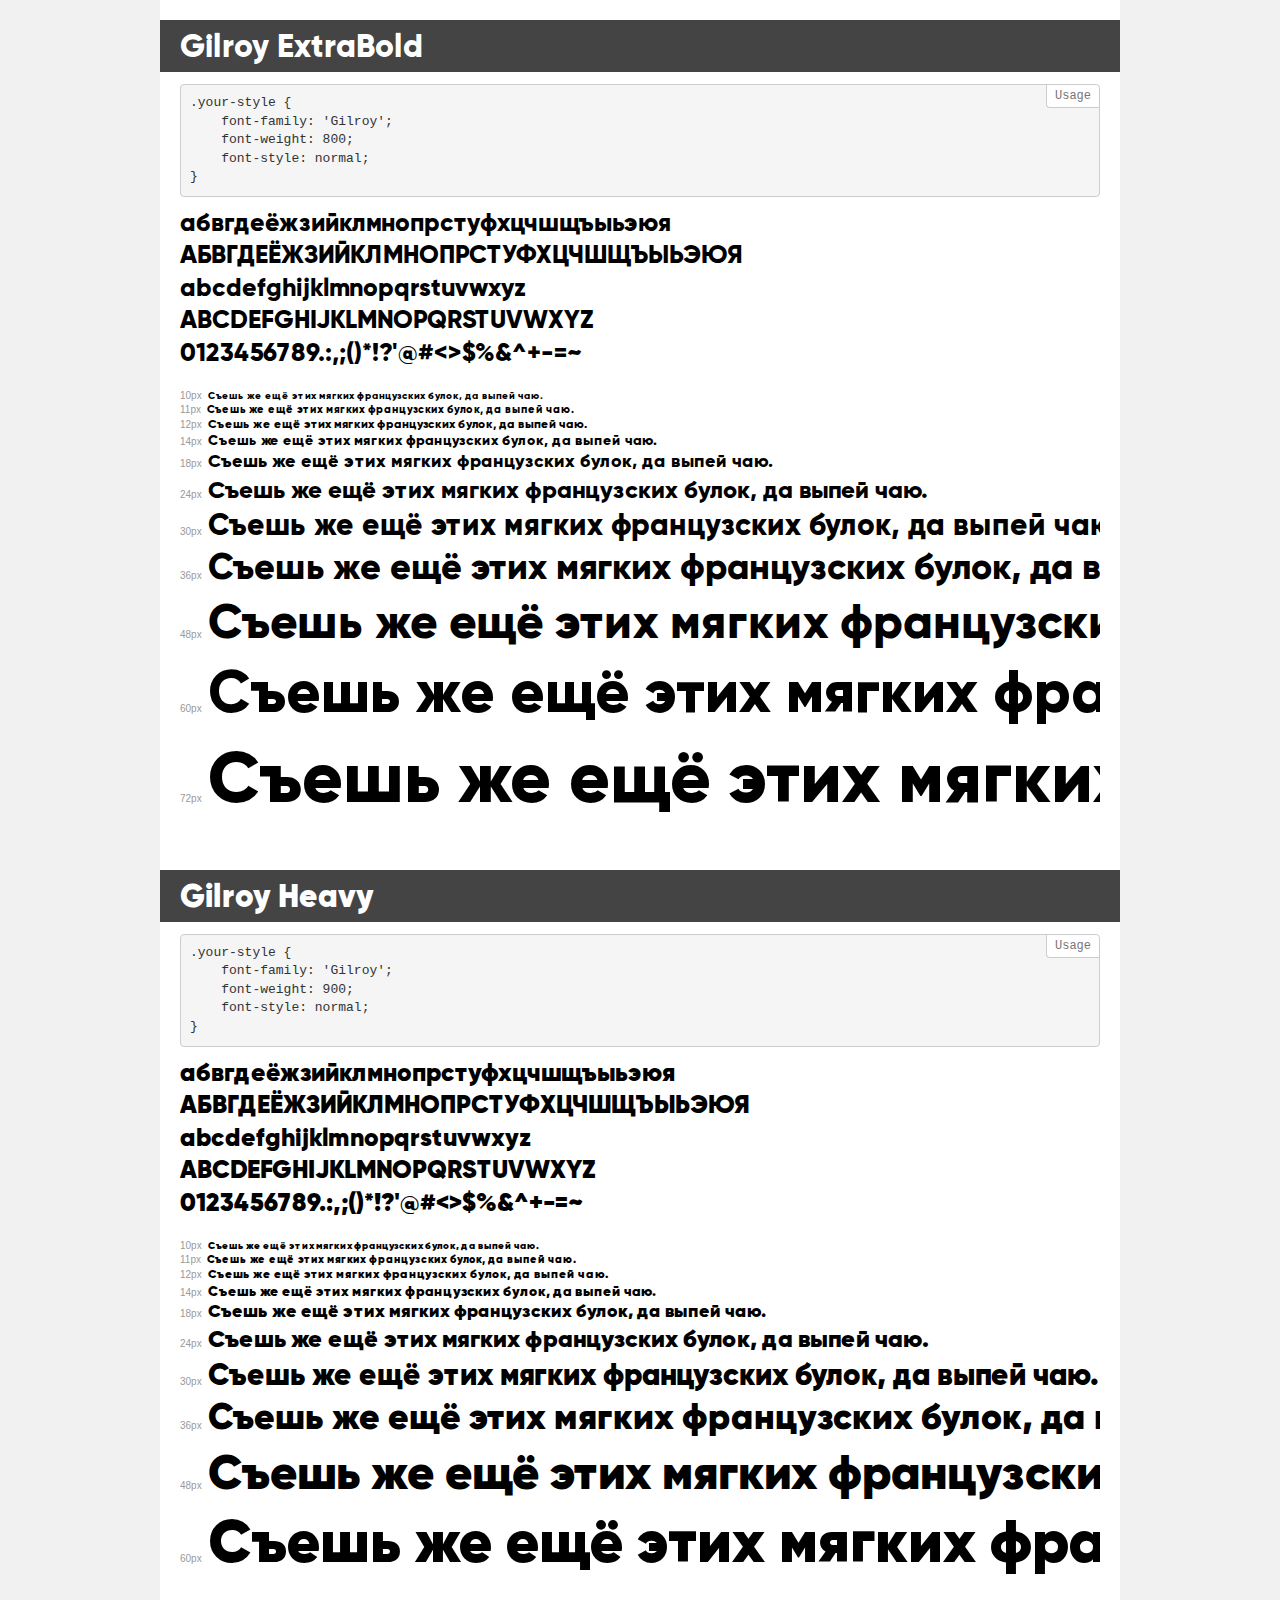
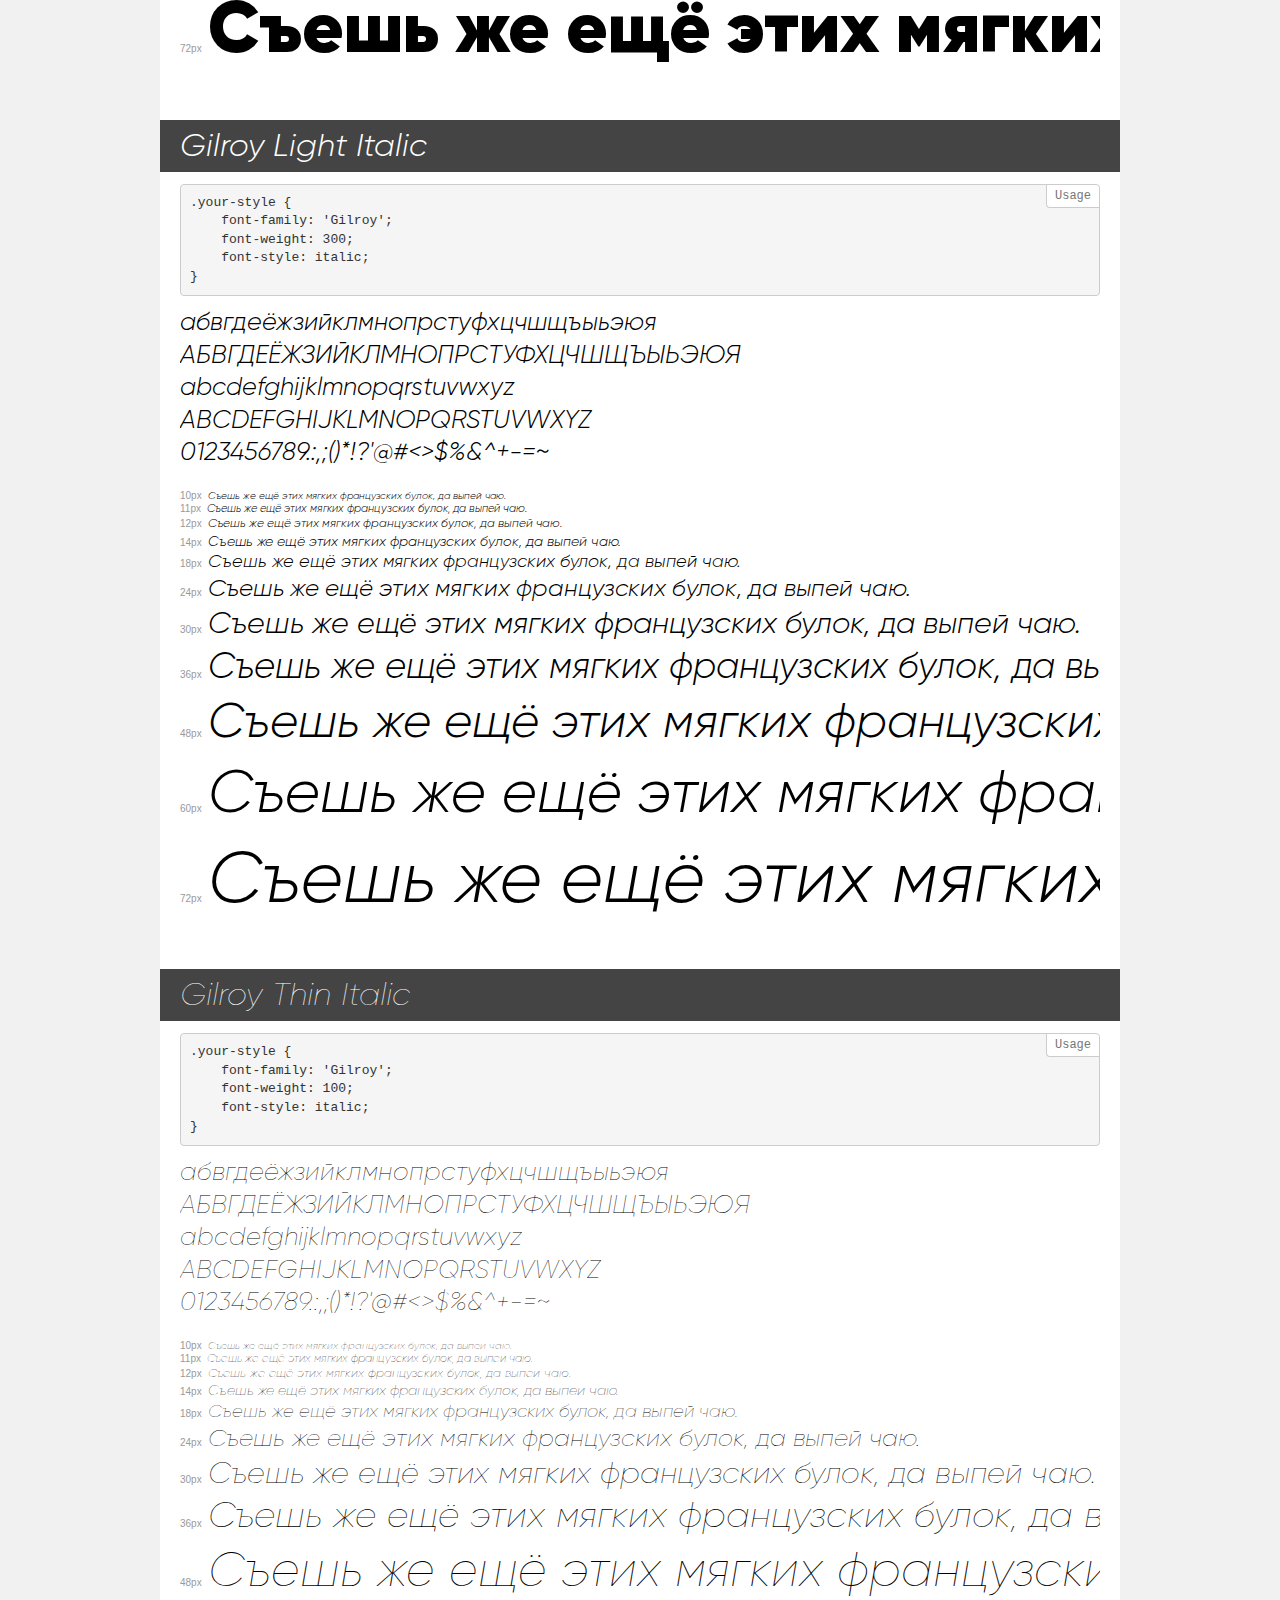
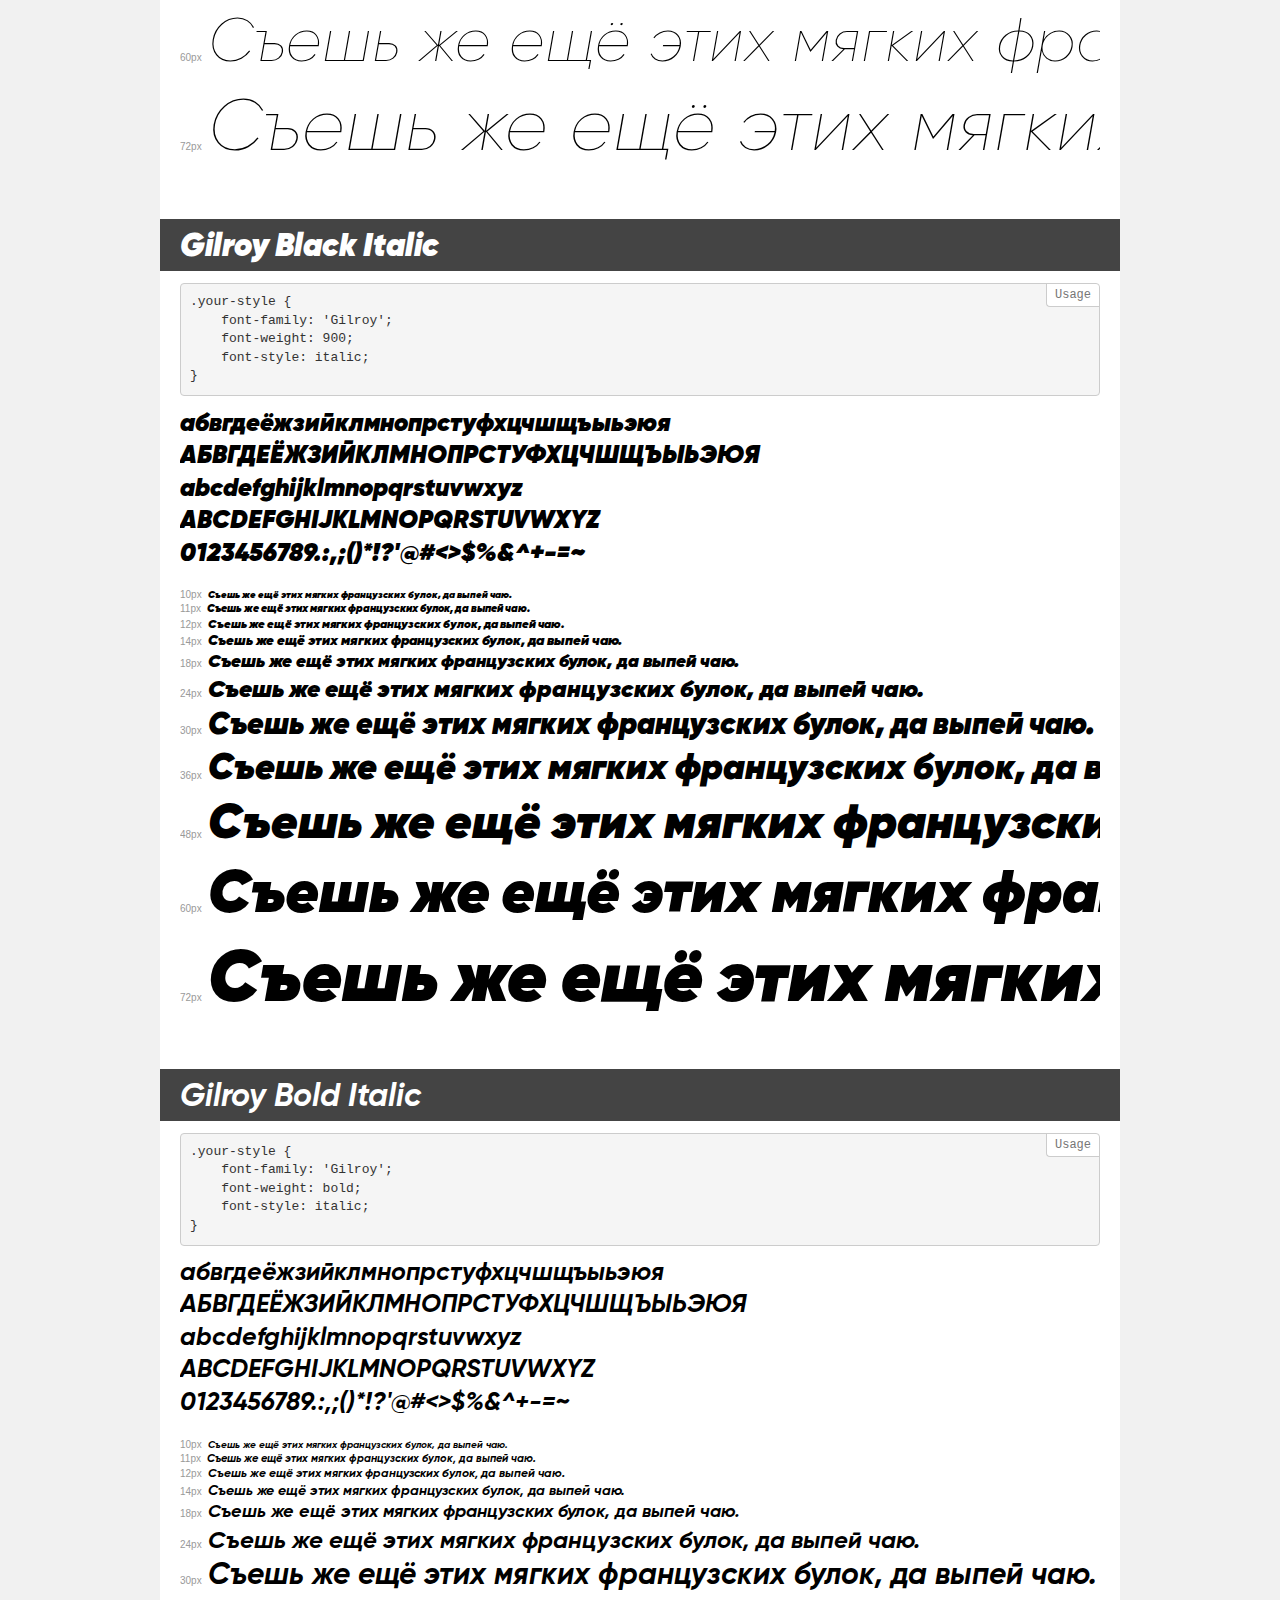
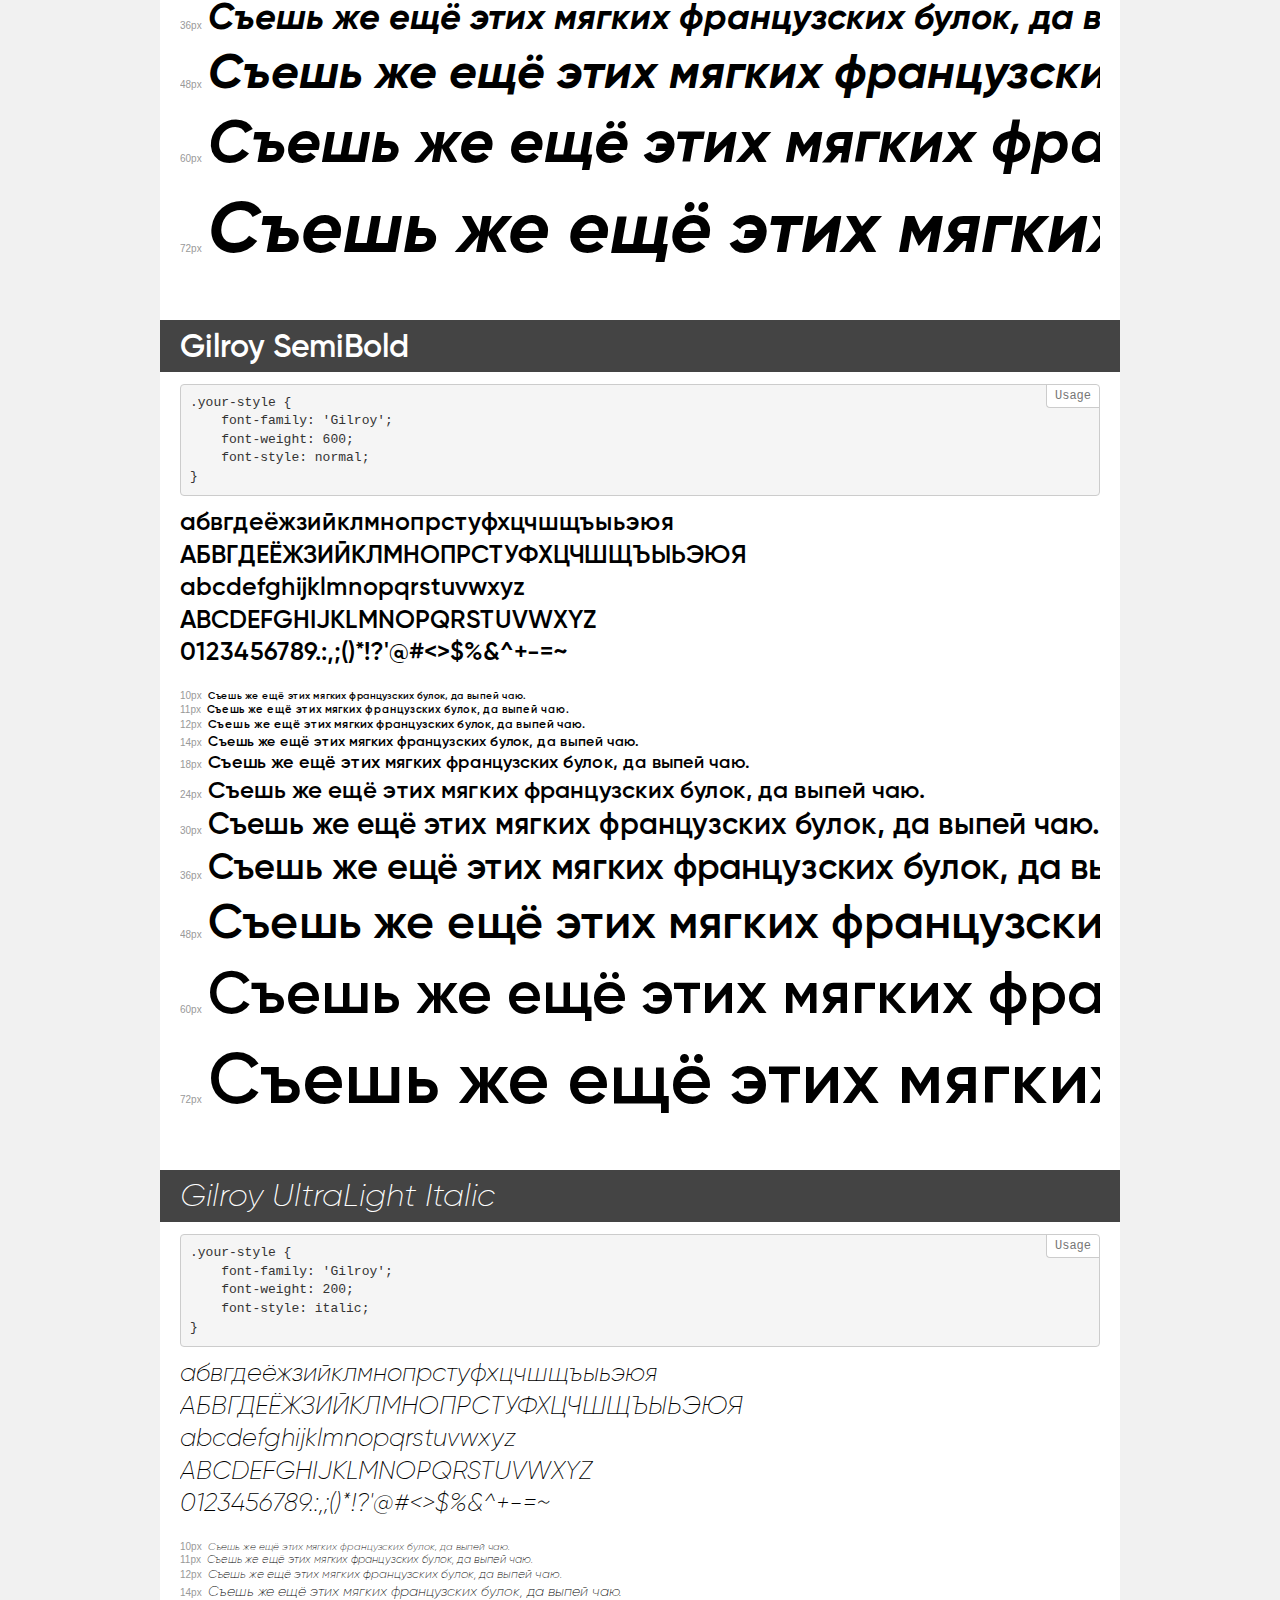
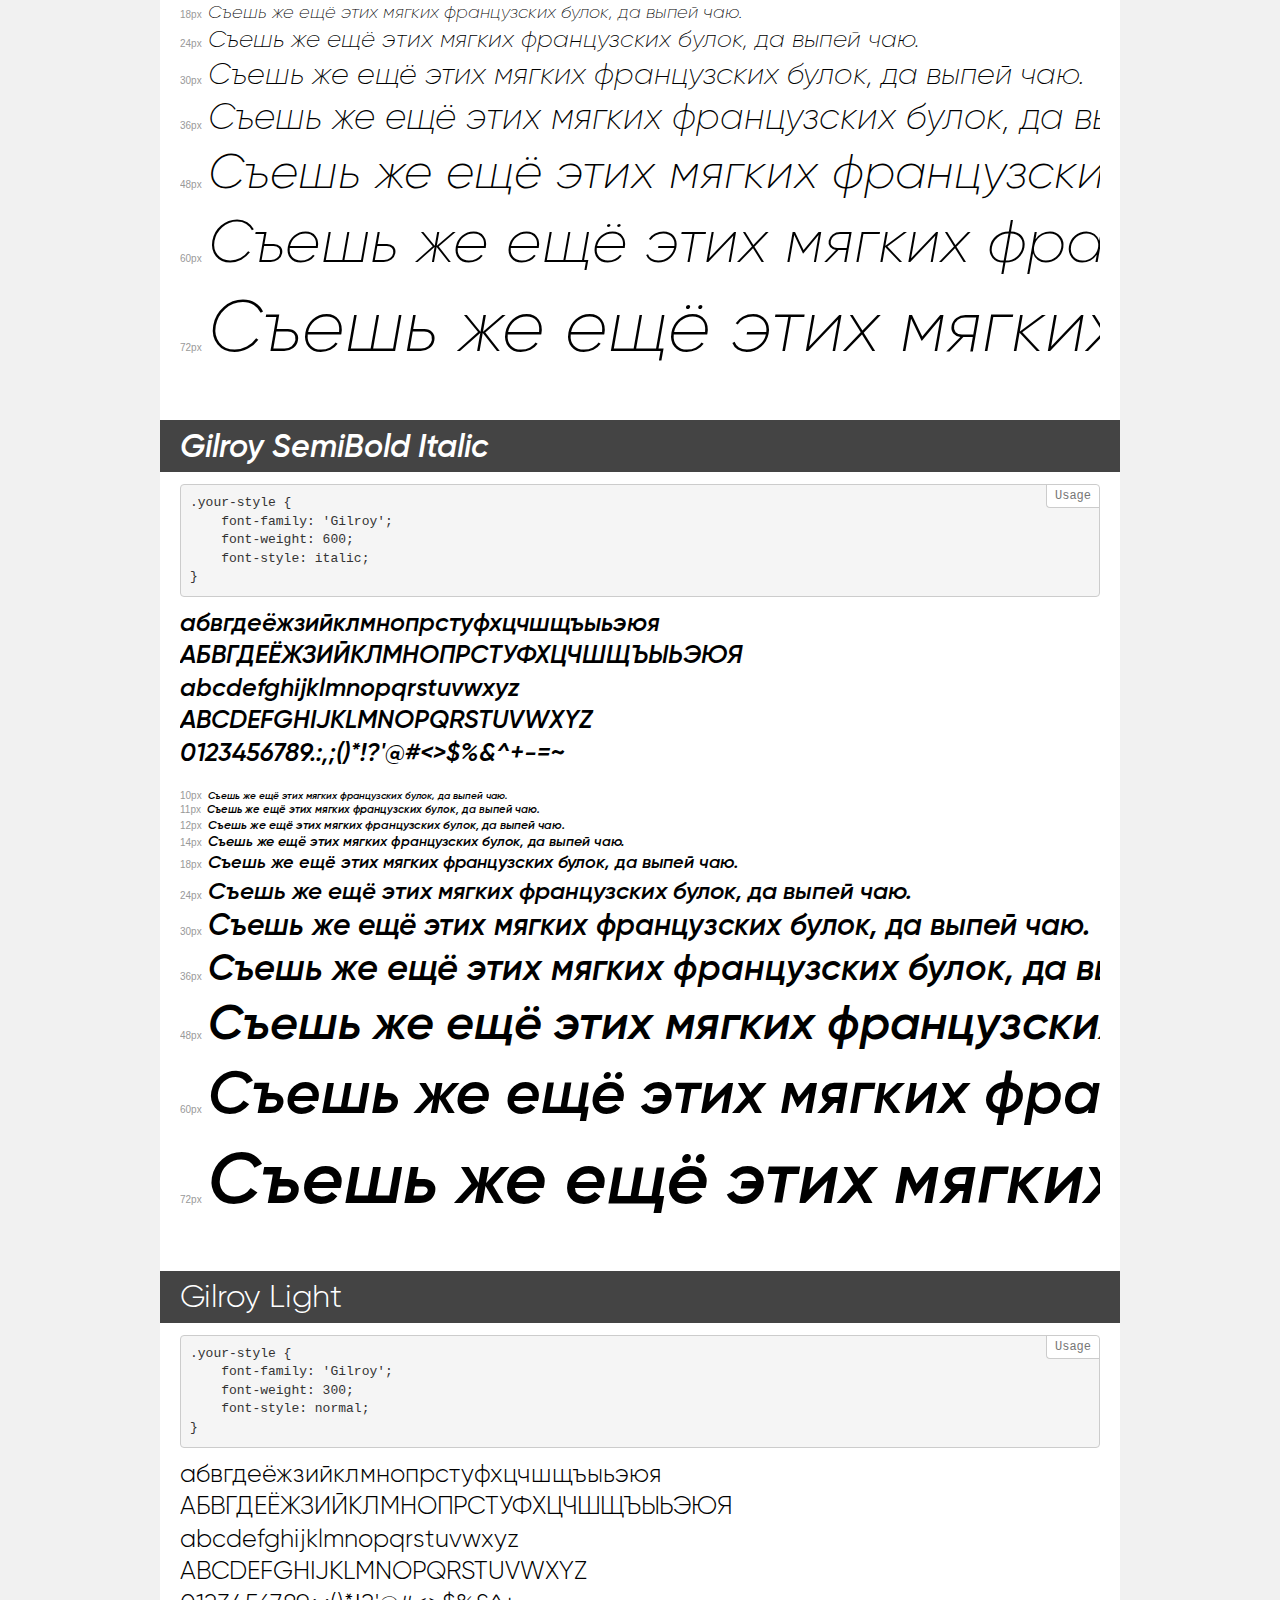
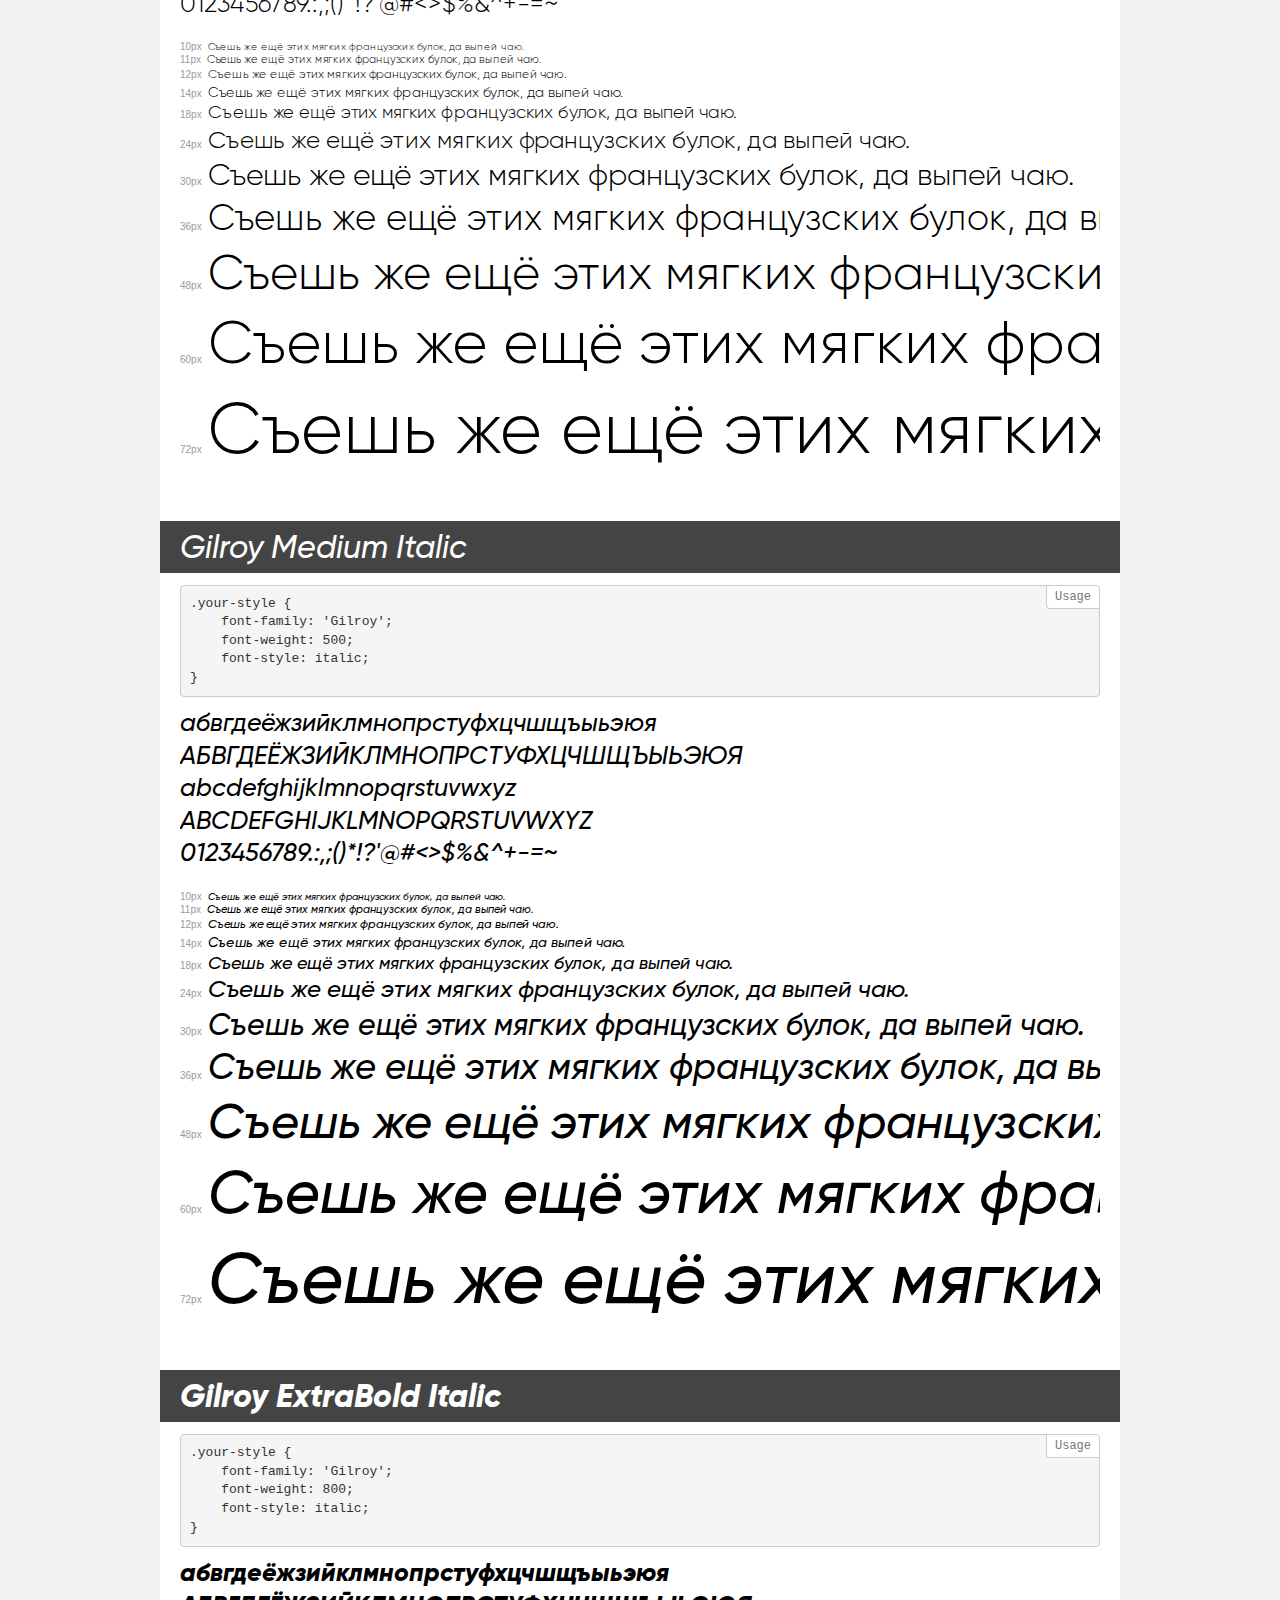
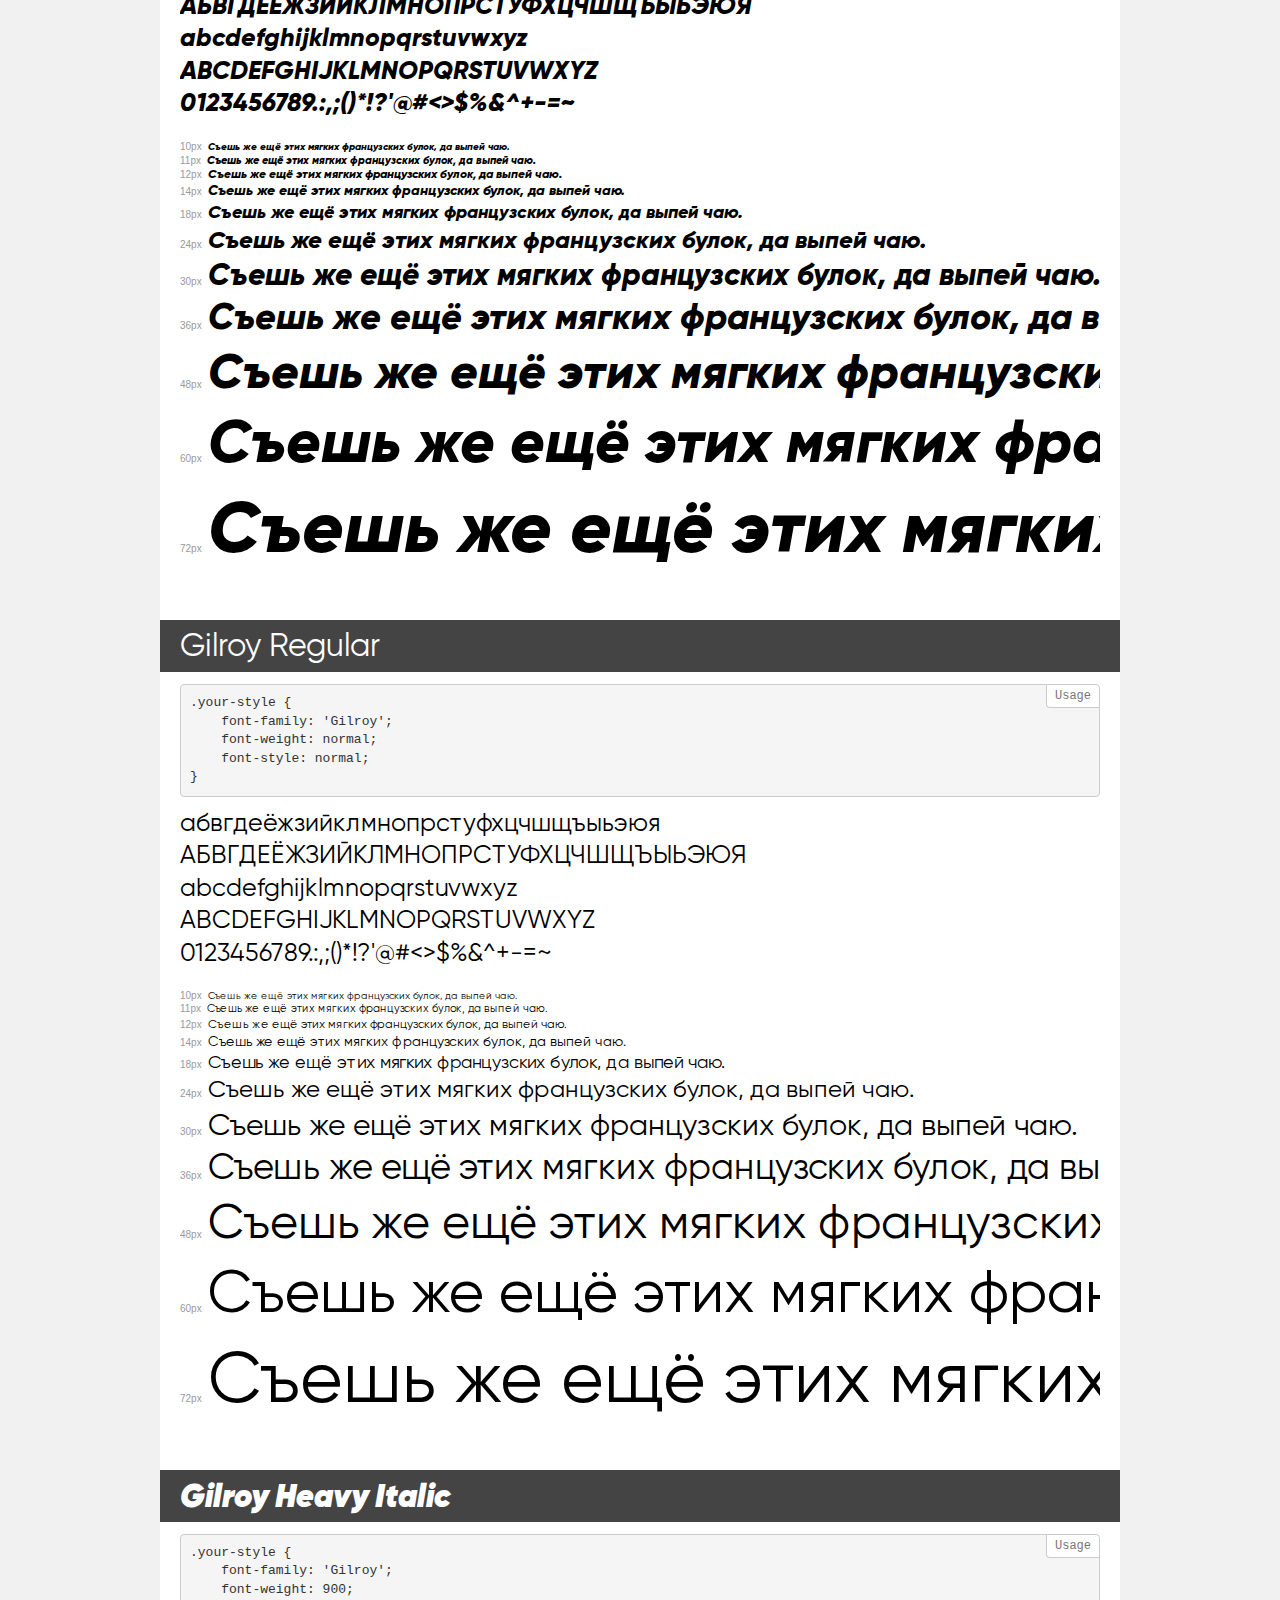
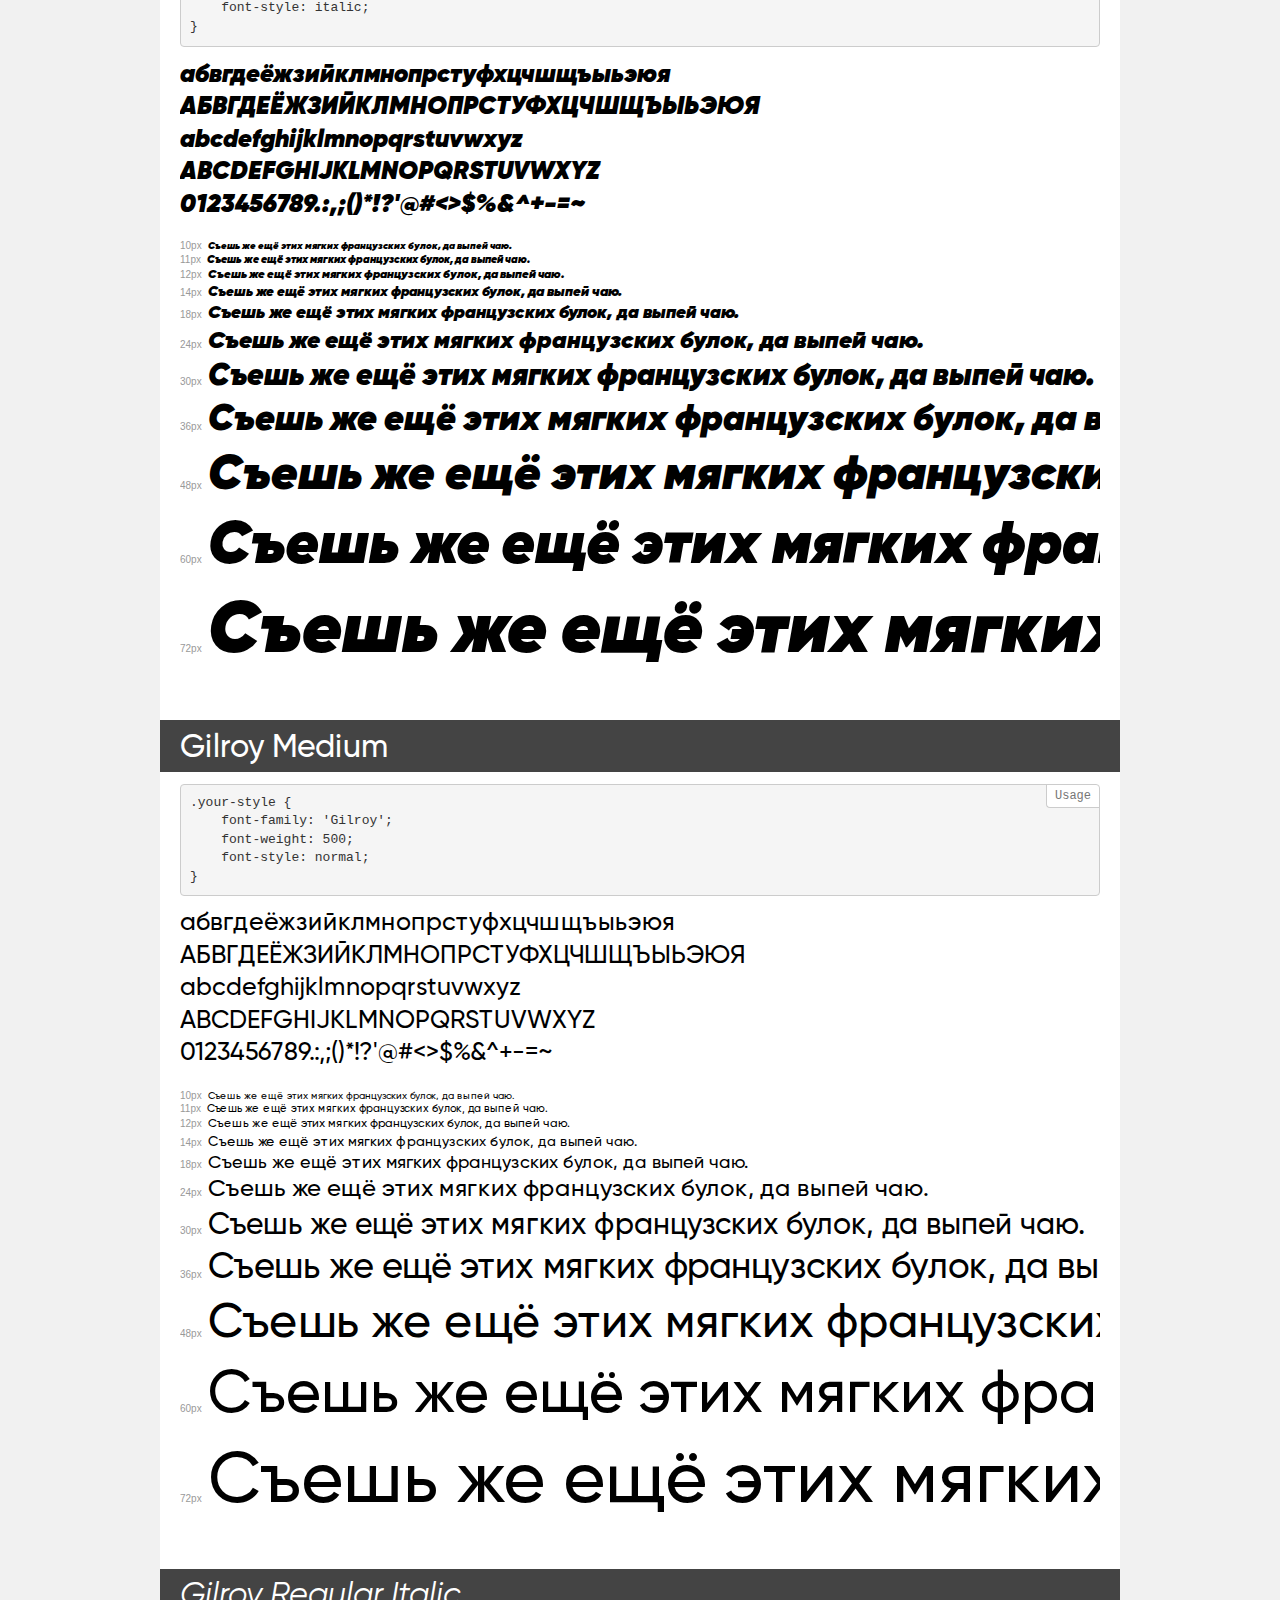
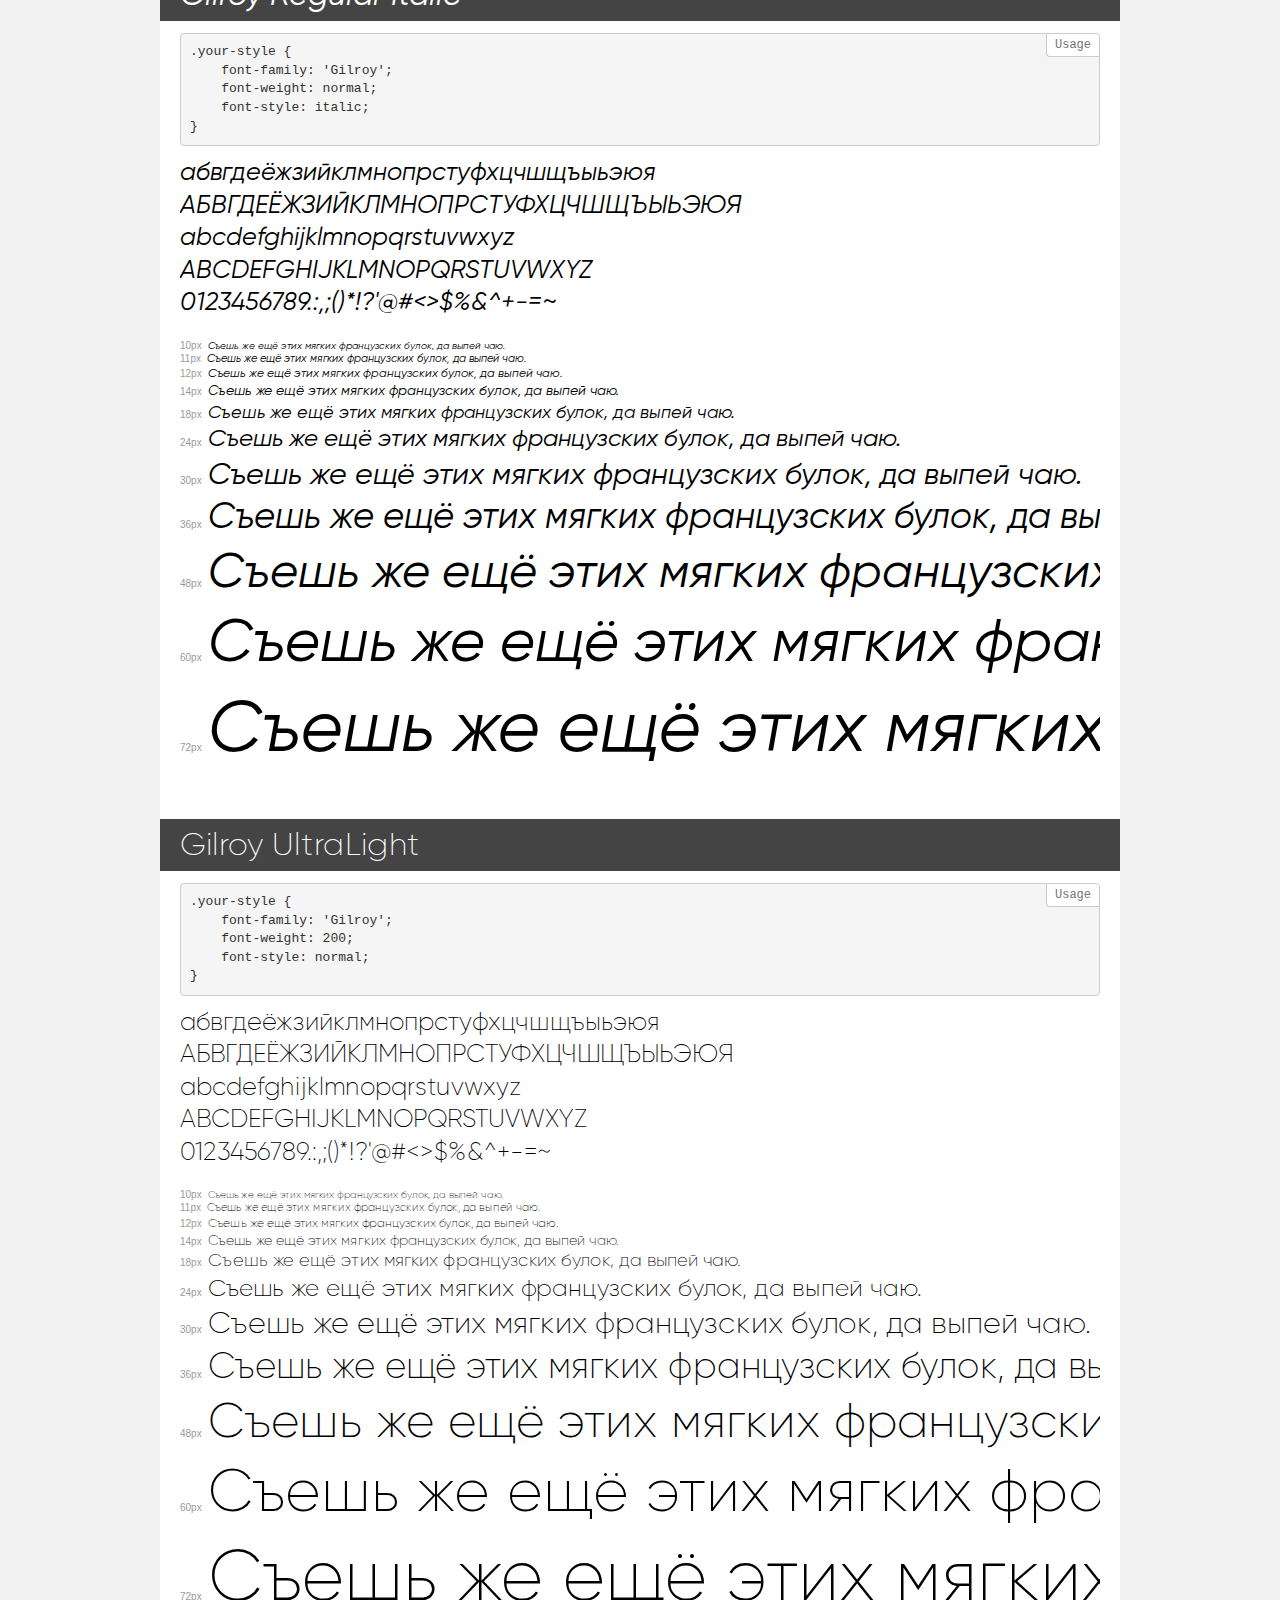
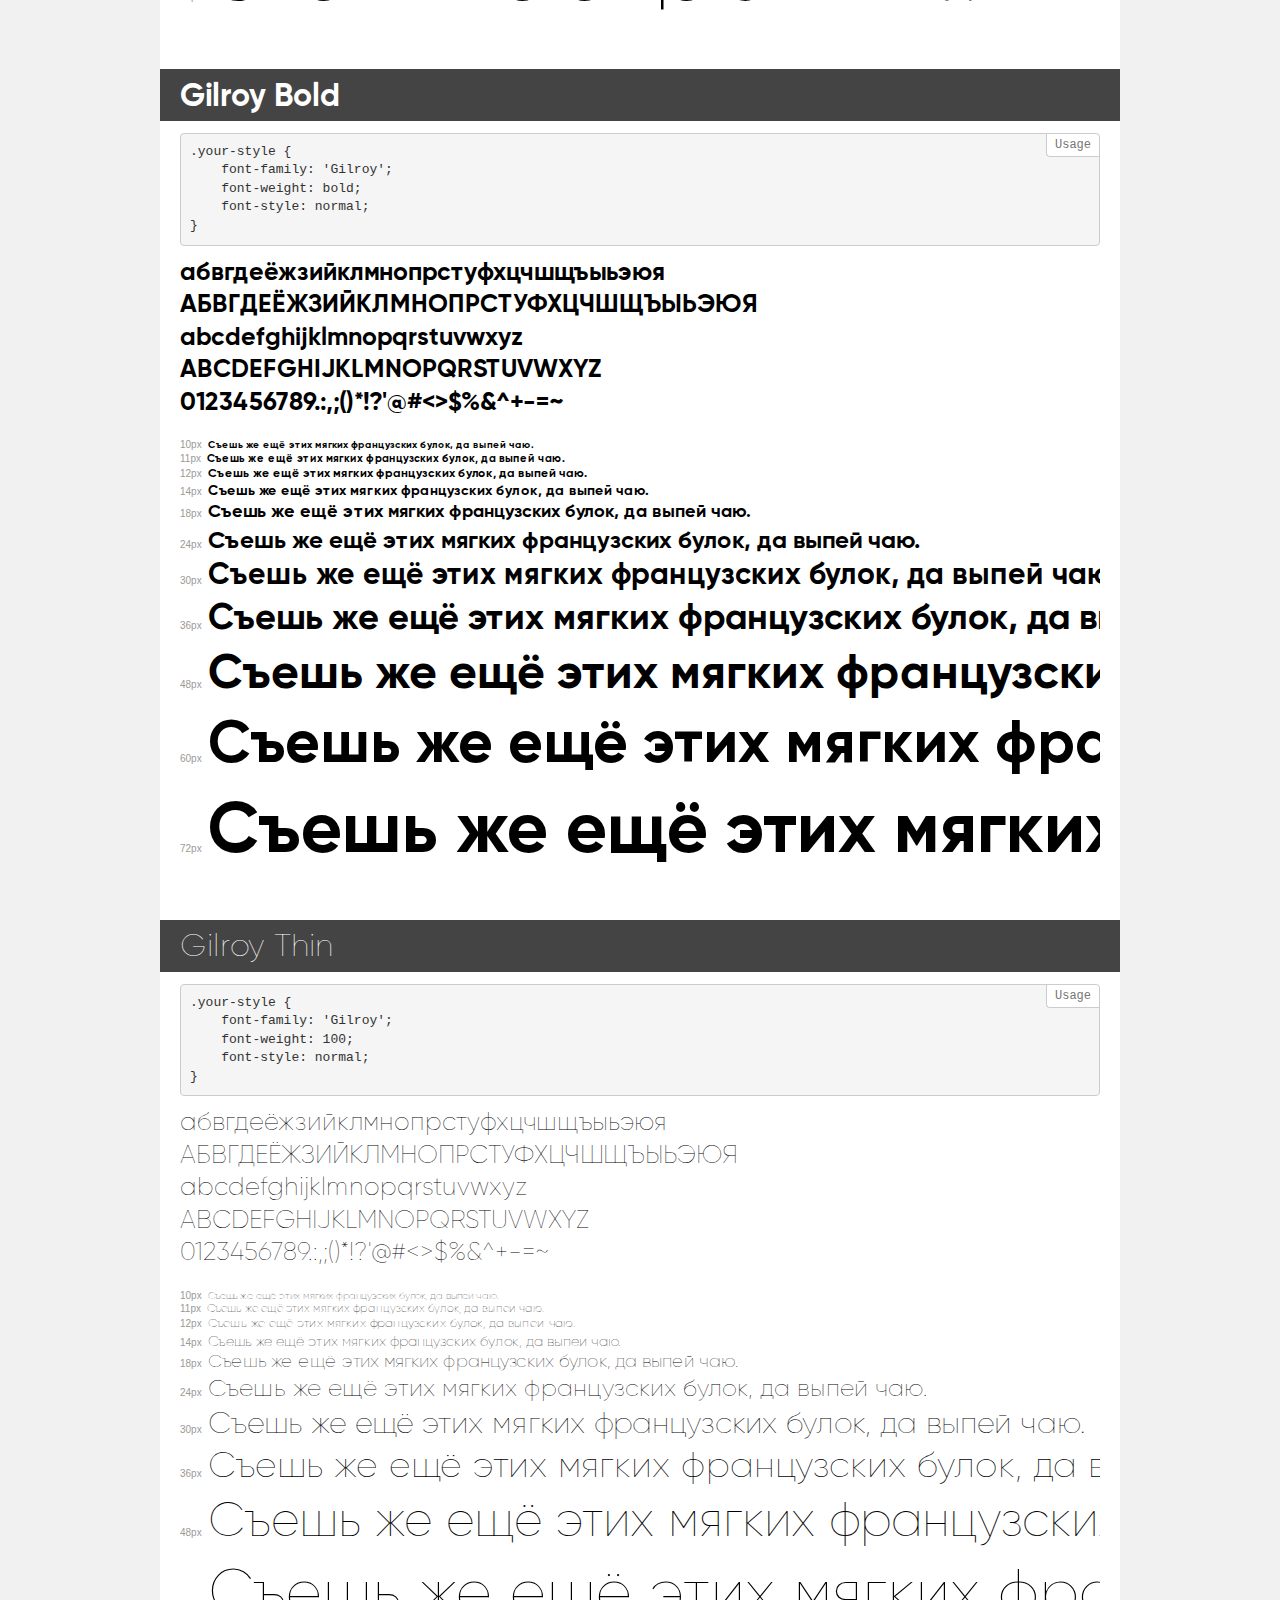
<file: font/demo.html>
<!DOCTYPE html>
<html>
<head>
    <meta charset="utf-8">
    <meta http-equiv="X-UA-Compatible" content="IE=edge">
    <meta name="viewport" content="width=device-width, initial-scale=1">
    <meta name="robots" content="noindex, noarchive">
    <meta name="format-detection" content="telephone=no">
    <title>Transfonter demo</title>
    <link href="stylesheet.css" rel="stylesheet">
    <style>
        /*
        http://meyerweb.com/eric/tools/css/reset/
        v2.0 | 20110126
        License: none (public domain)
        */
        html, body, div, span, applet, object, iframe,
        h1, h2, h3, h4, h5, h6, p, blockquote, pre,
        a, abbr, acronym, address, big, cite, code,
        del, dfn, em, img, ins, kbd, q, s, samp,
        small, strike, strong, sub, sup, tt, var,
        b, u, i, center,
        dl, dt, dd, ol, ul, li,
        fieldset, form, label, legend,
        table, caption, tbody, tfoot, thead, tr, th, td,
        article, aside, canvas, details, embed,
        figure, figcaption, footer, header, hgroup,
        menu, nav, output, ruby, section, summary,
        time, mark, audio, video {
            margin: 0;
            padding: 0;
            border: 0;
            font-size: 100%;
            font: inherit;
            vertical-align: baseline;
        }
        /* HTML5 display-role reset for older browsers */
        article, aside, details, figcaption, figure,
        footer, header, hgroup, menu, nav, section {
            display: block;
        }
        body {
            line-height: 1;
        }
        ol, ul {
            list-style: none;
        }
        blockquote, q {
            quotes: none;
        }
        blockquote:before, blockquote:after,
        q:before, q:after {
            content: '';
            content: none;
        }
        table {
            border-collapse: collapse;
            border-spacing: 0;
        }
        /* common styles */
        body {
            background: #f1f1f1;
            color: #000;
        }
        .page {
            background: #fff;
            width: 920px;
            margin: 0 auto;
            padding: 20px 20px 0 20px;
            overflow: hidden;
        }
        .font-container {
            overflow-x: auto;
            overflow-y: hidden;
            margin-bottom: 40px;
            line-height: 1.3;
            white-space: nowrap;
            padding-bottom: 5px;
        }
        h1 {
            position: relative;
            background: #444;
            font-size: 32px;
            color: #fff;
            padding: 10px 20px;
            margin: 0 -20px 12px -20px;
        }
        .letters {
            font-size: 25px;
            margin-bottom: 20px;
        }
        .s10:before {
            content: '10px';
        }
        .s11:before {
            content: '11px';
        }
        .s12:before {
            content: '12px';
        }
        .s14:before {
            content: '14px';
        }
        .s18:before {
            content: '18px';
        }
        .s24:before {
            content: '24px';
        }
        .s30:before {
            content: '30px';
        }
        .s36:before {
            content: '36px';
        }
        .s48:before {
            content: '48px';
        }
        .s60:before {
            content: '60px';
        }
        .s72:before {
            content: '72px';
        }
        .s10:before, .s11:before, .s12:before, .s14:before,
        .s18:before, .s24:before, .s30:before, .s36:before,
        .s48:before, .s60:before, .s72:before {
            font-family: Arial, sans-serif;
            font-size: 10px;
            font-weight: normal;
            font-style: normal;
            color: #999;
            padding-right: 6px;
        }
        pre {
            display: block;
            position: relative;
            padding: 9px;
            margin: 0 0 10px;
            font-family: Monaco, Menlo, Consolas, "Courier New", monospace !important;
            font-size: 13px;
            line-height: 1.428571429;
            color: #333;
            font-weight: normal !important;
            font-style: normal !important;
            background-color: #f5f5f5;
            border: 1px solid #ccc;
            overflow-x: auto;
            border-radius: 4px;
        }
        pre:after {
            display: block;
            position: absolute;
            right: 0;
            top: 0;
            content: 'Usage';
            line-height: 1;
            padding: 5px 8px;
            font-size: 12px;
            color: #767676;
            background-color: #fff;
            border: 1px solid #ccc;
            border-right: none;
            border-top: none;
            border-radius: 0 4px 0 4px;
            z-index: 10;
        }
        /* responsive */
        @media (max-width: 959px) {
            .page {
                width: auto;
                margin: 0;
            }
        }
    </style>
</head>
<body>
<div class="page">
    <div class="demo" style="font-family: 'Gilroy'; font-weight: 800; font-style: normal;">
        <h1>Gilroy ExtraBold</h1>
        <pre>.your-style {
    font-family: 'Gilroy';
    font-weight: 800;
    font-style: normal;
}</pre>
        <div class="font-container">
            <p class="letters">
                абвгдеёжзийклмнопрстуфхцчшщъыьэюя<br>
АБВГДЕЁЖЗИЙКЛМНОПРСТУФХЦЧШЩЪЫЬЭЮЯ<br>
abcdefghijklmnopqrstuvwxyz<br>
ABCDEFGHIJKLMNOPQRSTUVWXYZ<br>
                0123456789.:,;()*!?'@#<>$%&^+-=~
            </p>
            <p class="s10" style="font-size: 10px;">Съешь же ещё этих мягких французских булок, да выпей чаю.</p>
            <p class="s11" style="font-size: 11px;">Съешь же ещё этих мягких французских булок, да выпей чаю.</p>
            <p class="s12" style="font-size: 12px;">Съешь же ещё этих мягких французских булок, да выпей чаю.</p>
            <p class="s14" style="font-size: 14px;">Съешь же ещё этих мягких французских булок, да выпей чаю.</p>
            <p class="s18" style="font-size: 18px;">Съешь же ещё этих мягких французских булок, да выпей чаю.</p>
            <p class="s24" style="font-size: 24px;">Съешь же ещё этих мягких французских булок, да выпей чаю.</p>
            <p class="s30" style="font-size: 30px;">Съешь же ещё этих мягких французских булок, да выпей чаю.</p>
            <p class="s36" style="font-size: 36px;">Съешь же ещё этих мягких французских булок, да выпей чаю.</p>
            <p class="s48" style="font-size: 48px;">Съешь же ещё этих мягких французских булок, да выпей чаю.</p>
            <p class="s60" style="font-size: 60px;">Съешь же ещё этих мягких французских булок, да выпей чаю.</p>
            <p class="s72" style="font-size: 72px;">Съешь же ещё этих мягких французских булок, да выпей чаю.</p>
        </div>
    </div>
    <div class="demo" style="font-family: 'Gilroy'; font-weight: 900; font-style: normal;">
        <h1>Gilroy Heavy</h1>
        <pre>.your-style {
    font-family: 'Gilroy';
    font-weight: 900;
    font-style: normal;
}</pre>
        <div class="font-container">
            <p class="letters">
                абвгдеёжзийклмнопрстуфхцчшщъыьэюя<br>
АБВГДЕЁЖЗИЙКЛМНОПРСТУФХЦЧШЩЪЫЬЭЮЯ<br>
abcdefghijklmnopqrstuvwxyz<br>
ABCDEFGHIJKLMNOPQRSTUVWXYZ<br>
                0123456789.:,;()*!?'@#<>$%&^+-=~
            </p>
            <p class="s10" style="font-size: 10px;">Съешь же ещё этих мягких французских булок, да выпей чаю.</p>
            <p class="s11" style="font-size: 11px;">Съешь же ещё этих мягких французских булок, да выпей чаю.</p>
            <p class="s12" style="font-size: 12px;">Съешь же ещё этих мягких французских булок, да выпей чаю.</p>
            <p class="s14" style="font-size: 14px;">Съешь же ещё этих мягких французских булок, да выпей чаю.</p>
            <p class="s18" style="font-size: 18px;">Съешь же ещё этих мягких французских булок, да выпей чаю.</p>
            <p class="s24" style="font-size: 24px;">Съешь же ещё этих мягких французских булок, да выпей чаю.</p>
            <p class="s30" style="font-size: 30px;">Съешь же ещё этих мягких французских булок, да выпей чаю.</p>
            <p class="s36" style="font-size: 36px;">Съешь же ещё этих мягких французских булок, да выпей чаю.</p>
            <p class="s48" style="font-size: 48px;">Съешь же ещё этих мягких французских булок, да выпей чаю.</p>
            <p class="s60" style="font-size: 60px;">Съешь же ещё этих мягких французских булок, да выпей чаю.</p>
            <p class="s72" style="font-size: 72px;">Съешь же ещё этих мягких французских булок, да выпей чаю.</p>
        </div>
    </div>
    <div class="demo" style="font-family: 'Gilroy'; font-weight: 300; font-style: italic;">
        <h1>Gilroy Light Italic</h1>
        <pre>.your-style {
    font-family: 'Gilroy';
    font-weight: 300;
    font-style: italic;
}</pre>
        <div class="font-container">
            <p class="letters">
                абвгдеёжзийклмнопрстуфхцчшщъыьэюя<br>
АБВГДЕЁЖЗИЙКЛМНОПРСТУФХЦЧШЩЪЫЬЭЮЯ<br>
abcdefghijklmnopqrstuvwxyz<br>
ABCDEFGHIJKLMNOPQRSTUVWXYZ<br>
                0123456789.:,;()*!?'@#<>$%&^+-=~
            </p>
            <p class="s10" style="font-size: 10px;">Съешь же ещё этих мягких французских булок, да выпей чаю.</p>
            <p class="s11" style="font-size: 11px;">Съешь же ещё этих мягких французских булок, да выпей чаю.</p>
            <p class="s12" style="font-size: 12px;">Съешь же ещё этих мягких французских булок, да выпей чаю.</p>
            <p class="s14" style="font-size: 14px;">Съешь же ещё этих мягких французских булок, да выпей чаю.</p>
            <p class="s18" style="font-size: 18px;">Съешь же ещё этих мягких французских булок, да выпей чаю.</p>
            <p class="s24" style="font-size: 24px;">Съешь же ещё этих мягких французских булок, да выпей чаю.</p>
            <p class="s30" style="font-size: 30px;">Съешь же ещё этих мягких французских булок, да выпей чаю.</p>
            <p class="s36" style="font-size: 36px;">Съешь же ещё этих мягких французских булок, да выпей чаю.</p>
            <p class="s48" style="font-size: 48px;">Съешь же ещё этих мягких французских булок, да выпей чаю.</p>
            <p class="s60" style="font-size: 60px;">Съешь же ещё этих мягких французских булок, да выпей чаю.</p>
            <p class="s72" style="font-size: 72px;">Съешь же ещё этих мягких французских булок, да выпей чаю.</p>
        </div>
    </div>
    <div class="demo" style="font-family: 'Gilroy'; font-weight: 100; font-style: italic;">
        <h1>Gilroy Thin Italic</h1>
        <pre>.your-style {
    font-family: 'Gilroy';
    font-weight: 100;
    font-style: italic;
}</pre>
        <div class="font-container">
            <p class="letters">
                абвгдеёжзийклмнопрстуфхцчшщъыьэюя<br>
АБВГДЕЁЖЗИЙКЛМНОПРСТУФХЦЧШЩЪЫЬЭЮЯ<br>
abcdefghijklmnopqrstuvwxyz<br>
ABCDEFGHIJKLMNOPQRSTUVWXYZ<br>
                0123456789.:,;()*!?'@#<>$%&^+-=~
            </p>
            <p class="s10" style="font-size: 10px;">Съешь же ещё этих мягких французских булок, да выпей чаю.</p>
            <p class="s11" style="font-size: 11px;">Съешь же ещё этих мягких французских булок, да выпей чаю.</p>
            <p class="s12" style="font-size: 12px;">Съешь же ещё этих мягких французских булок, да выпей чаю.</p>
            <p class="s14" style="font-size: 14px;">Съешь же ещё этих мягких французских булок, да выпей чаю.</p>
            <p class="s18" style="font-size: 18px;">Съешь же ещё этих мягких французских булок, да выпей чаю.</p>
            <p class="s24" style="font-size: 24px;">Съешь же ещё этих мягких французских булок, да выпей чаю.</p>
            <p class="s30" style="font-size: 30px;">Съешь же ещё этих мягких французских булок, да выпей чаю.</p>
            <p class="s36" style="font-size: 36px;">Съешь же ещё этих мягких французских булок, да выпей чаю.</p>
            <p class="s48" style="font-size: 48px;">Съешь же ещё этих мягких французских булок, да выпей чаю.</p>
            <p class="s60" style="font-size: 60px;">Съешь же ещё этих мягких французских булок, да выпей чаю.</p>
            <p class="s72" style="font-size: 72px;">Съешь же ещё этих мягких французских булок, да выпей чаю.</p>
        </div>
    </div>
    <div class="demo" style="font-family: 'Gilroy'; font-weight: 900; font-style: italic;">
        <h1>Gilroy Black Italic</h1>
        <pre>.your-style {
    font-family: 'Gilroy';
    font-weight: 900;
    font-style: italic;
}</pre>
        <div class="font-container">
            <p class="letters">
                абвгдеёжзийклмнопрстуфхцчшщъыьэюя<br>
АБВГДЕЁЖЗИЙКЛМНОПРСТУФХЦЧШЩЪЫЬЭЮЯ<br>
abcdefghijklmnopqrstuvwxyz<br>
ABCDEFGHIJKLMNOPQRSTUVWXYZ<br>
                0123456789.:,;()*!?'@#<>$%&^+-=~
            </p>
            <p class="s10" style="font-size: 10px;">Съешь же ещё этих мягких французских булок, да выпей чаю.</p>
            <p class="s11" style="font-size: 11px;">Съешь же ещё этих мягких французских булок, да выпей чаю.</p>
            <p class="s12" style="font-size: 12px;">Съешь же ещё этих мягких французских булок, да выпей чаю.</p>
            <p class="s14" style="font-size: 14px;">Съешь же ещё этих мягких французских булок, да выпей чаю.</p>
            <p class="s18" style="font-size: 18px;">Съешь же ещё этих мягких французских булок, да выпей чаю.</p>
            <p class="s24" style="font-size: 24px;">Съешь же ещё этих мягких французских булок, да выпей чаю.</p>
            <p class="s30" style="font-size: 30px;">Съешь же ещё этих мягких французских булок, да выпей чаю.</p>
            <p class="s36" style="font-size: 36px;">Съешь же ещё этих мягких французских булок, да выпей чаю.</p>
            <p class="s48" style="font-size: 48px;">Съешь же ещё этих мягких французских булок, да выпей чаю.</p>
            <p class="s60" style="font-size: 60px;">Съешь же ещё этих мягких французских булок, да выпей чаю.</p>
            <p class="s72" style="font-size: 72px;">Съешь же ещё этих мягких французских булок, да выпей чаю.</p>
        </div>
    </div>
    <div class="demo" style="font-family: 'Gilroy'; font-weight: bold; font-style: italic;">
        <h1>Gilroy Bold Italic</h1>
        <pre>.your-style {
    font-family: 'Gilroy';
    font-weight: bold;
    font-style: italic;
}</pre>
        <div class="font-container">
            <p class="letters">
                абвгдеёжзийклмнопрстуфхцчшщъыьэюя<br>
АБВГДЕЁЖЗИЙКЛМНОПРСТУФХЦЧШЩЪЫЬЭЮЯ<br>
abcdefghijklmnopqrstuvwxyz<br>
ABCDEFGHIJKLMNOPQRSTUVWXYZ<br>
                0123456789.:,;()*!?'@#<>$%&^+-=~
            </p>
            <p class="s10" style="font-size: 10px;">Съешь же ещё этих мягких французских булок, да выпей чаю.</p>
            <p class="s11" style="font-size: 11px;">Съешь же ещё этих мягких французских булок, да выпей чаю.</p>
            <p class="s12" style="font-size: 12px;">Съешь же ещё этих мягких французских булок, да выпей чаю.</p>
            <p class="s14" style="font-size: 14px;">Съешь же ещё этих мягких французских булок, да выпей чаю.</p>
            <p class="s18" style="font-size: 18px;">Съешь же ещё этих мягких французских булок, да выпей чаю.</p>
            <p class="s24" style="font-size: 24px;">Съешь же ещё этих мягких французских булок, да выпей чаю.</p>
            <p class="s30" style="font-size: 30px;">Съешь же ещё этих мягких французских булок, да выпей чаю.</p>
            <p class="s36" style="font-size: 36px;">Съешь же ещё этих мягких французских булок, да выпей чаю.</p>
            <p class="s48" style="font-size: 48px;">Съешь же ещё этих мягких французских булок, да выпей чаю.</p>
            <p class="s60" style="font-size: 60px;">Съешь же ещё этих мягких французских булок, да выпей чаю.</p>
            <p class="s72" style="font-size: 72px;">Съешь же ещё этих мягких французских булок, да выпей чаю.</p>
        </div>
    </div>
    <div class="demo" style="font-family: 'Gilroy'; font-weight: 600; font-style: normal;">
        <h1>Gilroy SemiBold</h1>
        <pre>.your-style {
    font-family: 'Gilroy';
    font-weight: 600;
    font-style: normal;
}</pre>
        <div class="font-container">
            <p class="letters">
                абвгдеёжзийклмнопрстуфхцчшщъыьэюя<br>
АБВГДЕЁЖЗИЙКЛМНОПРСТУФХЦЧШЩЪЫЬЭЮЯ<br>
abcdefghijklmnopqrstuvwxyz<br>
ABCDEFGHIJKLMNOPQRSTUVWXYZ<br>
                0123456789.:,;()*!?'@#<>$%&^+-=~
            </p>
            <p class="s10" style="font-size: 10px;">Съешь же ещё этих мягких французских булок, да выпей чаю.</p>
            <p class="s11" style="font-size: 11px;">Съешь же ещё этих мягких французских булок, да выпей чаю.</p>
            <p class="s12" style="font-size: 12px;">Съешь же ещё этих мягких французских булок, да выпей чаю.</p>
            <p class="s14" style="font-size: 14px;">Съешь же ещё этих мягких французских булок, да выпей чаю.</p>
            <p class="s18" style="font-size: 18px;">Съешь же ещё этих мягких французских булок, да выпей чаю.</p>
            <p class="s24" style="font-size: 24px;">Съешь же ещё этих мягких французских булок, да выпей чаю.</p>
            <p class="s30" style="font-size: 30px;">Съешь же ещё этих мягких французских булок, да выпей чаю.</p>
            <p class="s36" style="font-size: 36px;">Съешь же ещё этих мягких французских булок, да выпей чаю.</p>
            <p class="s48" style="font-size: 48px;">Съешь же ещё этих мягких французских булок, да выпей чаю.</p>
            <p class="s60" style="font-size: 60px;">Съешь же ещё этих мягких французских булок, да выпей чаю.</p>
            <p class="s72" style="font-size: 72px;">Съешь же ещё этих мягких французских булок, да выпей чаю.</p>
        </div>
    </div>
    <div class="demo" style="font-family: 'Gilroy'; font-weight: 200; font-style: italic;">
        <h1>Gilroy UltraLight Italic</h1>
        <pre>.your-style {
    font-family: 'Gilroy';
    font-weight: 200;
    font-style: italic;
}</pre>
        <div class="font-container">
            <p class="letters">
                абвгдеёжзийклмнопрстуфхцчшщъыьэюя<br>
АБВГДЕЁЖЗИЙКЛМНОПРСТУФХЦЧШЩЪЫЬЭЮЯ<br>
abcdefghijklmnopqrstuvwxyz<br>
ABCDEFGHIJKLMNOPQRSTUVWXYZ<br>
                0123456789.:,;()*!?'@#<>$%&^+-=~
            </p>
            <p class="s10" style="font-size: 10px;">Съешь же ещё этих мягких французских булок, да выпей чаю.</p>
            <p class="s11" style="font-size: 11px;">Съешь же ещё этих мягких французских булок, да выпей чаю.</p>
            <p class="s12" style="font-size: 12px;">Съешь же ещё этих мягких французских булок, да выпей чаю.</p>
            <p class="s14" style="font-size: 14px;">Съешь же ещё этих мягких французских булок, да выпей чаю.</p>
            <p class="s18" style="font-size: 18px;">Съешь же ещё этих мягких французских булок, да выпей чаю.</p>
            <p class="s24" style="font-size: 24px;">Съешь же ещё этих мягких французских булок, да выпей чаю.</p>
            <p class="s30" style="font-size: 30px;">Съешь же ещё этих мягких французских булок, да выпей чаю.</p>
            <p class="s36" style="font-size: 36px;">Съешь же ещё этих мягких французских булок, да выпей чаю.</p>
            <p class="s48" style="font-size: 48px;">Съешь же ещё этих мягких французских булок, да выпей чаю.</p>
            <p class="s60" style="font-size: 60px;">Съешь же ещё этих мягких французских булок, да выпей чаю.</p>
            <p class="s72" style="font-size: 72px;">Съешь же ещё этих мягких французских булок, да выпей чаю.</p>
        </div>
    </div>
    <div class="demo" style="font-family: 'Gilroy'; font-weight: 600; font-style: italic;">
        <h1>Gilroy SemiBold Italic</h1>
        <pre>.your-style {
    font-family: 'Gilroy';
    font-weight: 600;
    font-style: italic;
}</pre>
        <div class="font-container">
            <p class="letters">
                абвгдеёжзийклмнопрстуфхцчшщъыьэюя<br>
АБВГДЕЁЖЗИЙКЛМНОПРСТУФХЦЧШЩЪЫЬЭЮЯ<br>
abcdefghijklmnopqrstuvwxyz<br>
ABCDEFGHIJKLMNOPQRSTUVWXYZ<br>
                0123456789.:,;()*!?'@#<>$%&^+-=~
            </p>
            <p class="s10" style="font-size: 10px;">Съешь же ещё этих мягких французских булок, да выпей чаю.</p>
            <p class="s11" style="font-size: 11px;">Съешь же ещё этих мягких французских булок, да выпей чаю.</p>
            <p class="s12" style="font-size: 12px;">Съешь же ещё этих мягких французских булок, да выпей чаю.</p>
            <p class="s14" style="font-size: 14px;">Съешь же ещё этих мягких французских булок, да выпей чаю.</p>
            <p class="s18" style="font-size: 18px;">Съешь же ещё этих мягких французских булок, да выпей чаю.</p>
            <p class="s24" style="font-size: 24px;">Съешь же ещё этих мягких французских булок, да выпей чаю.</p>
            <p class="s30" style="font-size: 30px;">Съешь же ещё этих мягких французских булок, да выпей чаю.</p>
            <p class="s36" style="font-size: 36px;">Съешь же ещё этих мягких французских булок, да выпей чаю.</p>
            <p class="s48" style="font-size: 48px;">Съешь же ещё этих мягких французских булок, да выпей чаю.</p>
            <p class="s60" style="font-size: 60px;">Съешь же ещё этих мягких французских булок, да выпей чаю.</p>
            <p class="s72" style="font-size: 72px;">Съешь же ещё этих мягких французских булок, да выпей чаю.</p>
        </div>
    </div>
    <div class="demo" style="font-family: 'Gilroy'; font-weight: 300; font-style: normal;">
        <h1>Gilroy Light</h1>
        <pre>.your-style {
    font-family: 'Gilroy';
    font-weight: 300;
    font-style: normal;
}</pre>
        <div class="font-container">
            <p class="letters">
                абвгдеёжзийклмнопрстуфхцчшщъыьэюя<br>
АБВГДЕЁЖЗИЙКЛМНОПРСТУФХЦЧШЩЪЫЬЭЮЯ<br>
abcdefghijklmnopqrstuvwxyz<br>
ABCDEFGHIJKLMNOPQRSTUVWXYZ<br>
                0123456789.:,;()*!?'@#<>$%&^+-=~
            </p>
            <p class="s10" style="font-size: 10px;">Съешь же ещё этих мягких французских булок, да выпей чаю.</p>
            <p class="s11" style="font-size: 11px;">Съешь же ещё этих мягких французских булок, да выпей чаю.</p>
            <p class="s12" style="font-size: 12px;">Съешь же ещё этих мягких французских булок, да выпей чаю.</p>
            <p class="s14" style="font-size: 14px;">Съешь же ещё этих мягких французских булок, да выпей чаю.</p>
            <p class="s18" style="font-size: 18px;">Съешь же ещё этих мягких французских булок, да выпей чаю.</p>
            <p class="s24" style="font-size: 24px;">Съешь же ещё этих мягких французских булок, да выпей чаю.</p>
            <p class="s30" style="font-size: 30px;">Съешь же ещё этих мягких французских булок, да выпей чаю.</p>
            <p class="s36" style="font-size: 36px;">Съешь же ещё этих мягких французских булок, да выпей чаю.</p>
            <p class="s48" style="font-size: 48px;">Съешь же ещё этих мягких французских булок, да выпей чаю.</p>
            <p class="s60" style="font-size: 60px;">Съешь же ещё этих мягких французских булок, да выпей чаю.</p>
            <p class="s72" style="font-size: 72px;">Съешь же ещё этих мягких французских булок, да выпей чаю.</p>
        </div>
    </div>
    <div class="demo" style="font-family: 'Gilroy'; font-weight: 500; font-style: italic;">
        <h1>Gilroy Medium Italic</h1>
        <pre>.your-style {
    font-family: 'Gilroy';
    font-weight: 500;
    font-style: italic;
}</pre>
        <div class="font-container">
            <p class="letters">
                абвгдеёжзийклмнопрстуфхцчшщъыьэюя<br>
АБВГДЕЁЖЗИЙКЛМНОПРСТУФХЦЧШЩЪЫЬЭЮЯ<br>
abcdefghijklmnopqrstuvwxyz<br>
ABCDEFGHIJKLMNOPQRSTUVWXYZ<br>
                0123456789.:,;()*!?'@#<>$%&^+-=~
            </p>
            <p class="s10" style="font-size: 10px;">Съешь же ещё этих мягких французских булок, да выпей чаю.</p>
            <p class="s11" style="font-size: 11px;">Съешь же ещё этих мягких французских булок, да выпей чаю.</p>
            <p class="s12" style="font-size: 12px;">Съешь же ещё этих мягких французских булок, да выпей чаю.</p>
            <p class="s14" style="font-size: 14px;">Съешь же ещё этих мягких французских булок, да выпей чаю.</p>
            <p class="s18" style="font-size: 18px;">Съешь же ещё этих мягких французских булок, да выпей чаю.</p>
            <p class="s24" style="font-size: 24px;">Съешь же ещё этих мягких французских булок, да выпей чаю.</p>
            <p class="s30" style="font-size: 30px;">Съешь же ещё этих мягких французских булок, да выпей чаю.</p>
            <p class="s36" style="font-size: 36px;">Съешь же ещё этих мягких французских булок, да выпей чаю.</p>
            <p class="s48" style="font-size: 48px;">Съешь же ещё этих мягких французских булок, да выпей чаю.</p>
            <p class="s60" style="font-size: 60px;">Съешь же ещё этих мягких французских булок, да выпей чаю.</p>
            <p class="s72" style="font-size: 72px;">Съешь же ещё этих мягких французских булок, да выпей чаю.</p>
        </div>
    </div>
    <div class="demo" style="font-family: 'Gilroy'; font-weight: 800; font-style: italic;">
        <h1>Gilroy ExtraBold Italic</h1>
        <pre>.your-style {
    font-family: 'Gilroy';
    font-weight: 800;
    font-style: italic;
}</pre>
        <div class="font-container">
            <p class="letters">
                абвгдеёжзийклмнопрстуфхцчшщъыьэюя<br>
АБВГДЕЁЖЗИЙКЛМНОПРСТУФХЦЧШЩЪЫЬЭЮЯ<br>
abcdefghijklmnopqrstuvwxyz<br>
ABCDEFGHIJKLMNOPQRSTUVWXYZ<br>
                0123456789.:,;()*!?'@#<>$%&^+-=~
            </p>
            <p class="s10" style="font-size: 10px;">Съешь же ещё этих мягких французских булок, да выпей чаю.</p>
            <p class="s11" style="font-size: 11px;">Съешь же ещё этих мягких французских булок, да выпей чаю.</p>
            <p class="s12" style="font-size: 12px;">Съешь же ещё этих мягких французских булок, да выпей чаю.</p>
            <p class="s14" style="font-size: 14px;">Съешь же ещё этих мягких французских булок, да выпей чаю.</p>
            <p class="s18" style="font-size: 18px;">Съешь же ещё этих мягких французских булок, да выпей чаю.</p>
            <p class="s24" style="font-size: 24px;">Съешь же ещё этих мягких французских булок, да выпей чаю.</p>
            <p class="s30" style="font-size: 30px;">Съешь же ещё этих мягких французских булок, да выпей чаю.</p>
            <p class="s36" style="font-size: 36px;">Съешь же ещё этих мягких французских булок, да выпей чаю.</p>
            <p class="s48" style="font-size: 48px;">Съешь же ещё этих мягких французских булок, да выпей чаю.</p>
            <p class="s60" style="font-size: 60px;">Съешь же ещё этих мягких французских булок, да выпей чаю.</p>
            <p class="s72" style="font-size: 72px;">Съешь же ещё этих мягких французских булок, да выпей чаю.</p>
        </div>
    </div>
    <div class="demo" style="font-family: 'Gilroy'; font-weight: normal; font-style: normal;">
        <h1>Gilroy Regular</h1>
        <pre>.your-style {
    font-family: 'Gilroy';
    font-weight: normal;
    font-style: normal;
}</pre>
        <div class="font-container">
            <p class="letters">
                абвгдеёжзийклмнопрстуфхцчшщъыьэюя<br>
АБВГДЕЁЖЗИЙКЛМНОПРСТУФХЦЧШЩЪЫЬЭЮЯ<br>
abcdefghijklmnopqrstuvwxyz<br>
ABCDEFGHIJKLMNOPQRSTUVWXYZ<br>
                0123456789.:,;()*!?'@#<>$%&^+-=~
            </p>
            <p class="s10" style="font-size: 10px;">Съешь же ещё этих мягких французских булок, да выпей чаю.</p>
            <p class="s11" style="font-size: 11px;">Съешь же ещё этих мягких французских булок, да выпей чаю.</p>
            <p class="s12" style="font-size: 12px;">Съешь же ещё этих мягких французских булок, да выпей чаю.</p>
            <p class="s14" style="font-size: 14px;">Съешь же ещё этих мягких французских булок, да выпей чаю.</p>
            <p class="s18" style="font-size: 18px;">Съешь же ещё этих мягких французских булок, да выпей чаю.</p>
            <p class="s24" style="font-size: 24px;">Съешь же ещё этих мягких французских булок, да выпей чаю.</p>
            <p class="s30" style="font-size: 30px;">Съешь же ещё этих мягких французских булок, да выпей чаю.</p>
            <p class="s36" style="font-size: 36px;">Съешь же ещё этих мягких французских булок, да выпей чаю.</p>
            <p class="s48" style="font-size: 48px;">Съешь же ещё этих мягких французских булок, да выпей чаю.</p>
            <p class="s60" style="font-size: 60px;">Съешь же ещё этих мягких французских булок, да выпей чаю.</p>
            <p class="s72" style="font-size: 72px;">Съешь же ещё этих мягких французских булок, да выпей чаю.</p>
        </div>
    </div>
    <div class="demo" style="font-family: 'Gilroy'; font-weight: 900; font-style: italic;">
        <h1>Gilroy Heavy Italic</h1>
        <pre>.your-style {
    font-family: 'Gilroy';
    font-weight: 900;
    font-style: italic;
}</pre>
        <div class="font-container">
            <p class="letters">
                абвгдеёжзийклмнопрстуфхцчшщъыьэюя<br>
АБВГДЕЁЖЗИЙКЛМНОПРСТУФХЦЧШЩЪЫЬЭЮЯ<br>
abcdefghijklmnopqrstuvwxyz<br>
ABCDEFGHIJKLMNOPQRSTUVWXYZ<br>
                0123456789.:,;()*!?'@#<>$%&^+-=~
            </p>
            <p class="s10" style="font-size: 10px;">Съешь же ещё этих мягких французских булок, да выпей чаю.</p>
            <p class="s11" style="font-size: 11px;">Съешь же ещё этих мягких французских булок, да выпей чаю.</p>
            <p class="s12" style="font-size: 12px;">Съешь же ещё этих мягких французских булок, да выпей чаю.</p>
            <p class="s14" style="font-size: 14px;">Съешь же ещё этих мягких французских булок, да выпей чаю.</p>
            <p class="s18" style="font-size: 18px;">Съешь же ещё этих мягких французских булок, да выпей чаю.</p>
            <p class="s24" style="font-size: 24px;">Съешь же ещё этих мягких французских булок, да выпей чаю.</p>
            <p class="s30" style="font-size: 30px;">Съешь же ещё этих мягких французских булок, да выпей чаю.</p>
            <p class="s36" style="font-size: 36px;">Съешь же ещё этих мягких французских булок, да выпей чаю.</p>
            <p class="s48" style="font-size: 48px;">Съешь же ещё этих мягких французских булок, да выпей чаю.</p>
            <p class="s60" style="font-size: 60px;">Съешь же ещё этих мягких французских булок, да выпей чаю.</p>
            <p class="s72" style="font-size: 72px;">Съешь же ещё этих мягких французских булок, да выпей чаю.</p>
        </div>
    </div>
    <div class="demo" style="font-family: 'Gilroy'; font-weight: 500; font-style: normal;">
        <h1>Gilroy Medium</h1>
        <pre>.your-style {
    font-family: 'Gilroy';
    font-weight: 500;
    font-style: normal;
}</pre>
        <div class="font-container">
            <p class="letters">
                абвгдеёжзийклмнопрстуфхцчшщъыьэюя<br>
АБВГДЕЁЖЗИЙКЛМНОПРСТУФХЦЧШЩЪЫЬЭЮЯ<br>
abcdefghijklmnopqrstuvwxyz<br>
ABCDEFGHIJKLMNOPQRSTUVWXYZ<br>
                0123456789.:,;()*!?'@#<>$%&^+-=~
            </p>
            <p class="s10" style="font-size: 10px;">Съешь же ещё этих мягких французских булок, да выпей чаю.</p>
            <p class="s11" style="font-size: 11px;">Съешь же ещё этих мягких французских булок, да выпей чаю.</p>
            <p class="s12" style="font-size: 12px;">Съешь же ещё этих мягких французских булок, да выпей чаю.</p>
            <p class="s14" style="font-size: 14px;">Съешь же ещё этих мягких французских булок, да выпей чаю.</p>
            <p class="s18" style="font-size: 18px;">Съешь же ещё этих мягких французских булок, да выпей чаю.</p>
            <p class="s24" style="font-size: 24px;">Съешь же ещё этих мягких французских булок, да выпей чаю.</p>
            <p class="s30" style="font-size: 30px;">Съешь же ещё этих мягких французских булок, да выпей чаю.</p>
            <p class="s36" style="font-size: 36px;">Съешь же ещё этих мягких французских булок, да выпей чаю.</p>
            <p class="s48" style="font-size: 48px;">Съешь же ещё этих мягких французских булок, да выпей чаю.</p>
            <p class="s60" style="font-size: 60px;">Съешь же ещё этих мягких французских булок, да выпей чаю.</p>
            <p class="s72" style="font-size: 72px;">Съешь же ещё этих мягких французских булок, да выпей чаю.</p>
        </div>
    </div>
    <div class="demo" style="font-family: 'Gilroy'; font-weight: normal; font-style: italic;">
        <h1>Gilroy Regular Italic</h1>
        <pre>.your-style {
    font-family: 'Gilroy';
    font-weight: normal;
    font-style: italic;
}</pre>
        <div class="font-container">
            <p class="letters">
                абвгдеёжзийклмнопрстуфхцчшщъыьэюя<br>
АБВГДЕЁЖЗИЙКЛМНОПРСТУФХЦЧШЩЪЫЬЭЮЯ<br>
abcdefghijklmnopqrstuvwxyz<br>
ABCDEFGHIJKLMNOPQRSTUVWXYZ<br>
                0123456789.:,;()*!?'@#<>$%&^+-=~
            </p>
            <p class="s10" style="font-size: 10px;">Съешь же ещё этих мягких французских булок, да выпей чаю.</p>
            <p class="s11" style="font-size: 11px;">Съешь же ещё этих мягких французских булок, да выпей чаю.</p>
            <p class="s12" style="font-size: 12px;">Съешь же ещё этих мягких французских булок, да выпей чаю.</p>
            <p class="s14" style="font-size: 14px;">Съешь же ещё этих мягких французских булок, да выпей чаю.</p>
            <p class="s18" style="font-size: 18px;">Съешь же ещё этих мягких французских булок, да выпей чаю.</p>
            <p class="s24" style="font-size: 24px;">Съешь же ещё этих мягких французских булок, да выпей чаю.</p>
            <p class="s30" style="font-size: 30px;">Съешь же ещё этих мягких французских булок, да выпей чаю.</p>
            <p class="s36" style="font-size: 36px;">Съешь же ещё этих мягких французских булок, да выпей чаю.</p>
            <p class="s48" style="font-size: 48px;">Съешь же ещё этих мягких французских булок, да выпей чаю.</p>
            <p class="s60" style="font-size: 60px;">Съешь же ещё этих мягких французских булок, да выпей чаю.</p>
            <p class="s72" style="font-size: 72px;">Съешь же ещё этих мягких французских булок, да выпей чаю.</p>
        </div>
    </div>
    <div class="demo" style="font-family: 'Gilroy'; font-weight: 200; font-style: normal;">
        <h1>Gilroy UltraLight</h1>
        <pre>.your-style {
    font-family: 'Gilroy';
    font-weight: 200;
    font-style: normal;
}</pre>
        <div class="font-container">
            <p class="letters">
                абвгдеёжзийклмнопрстуфхцчшщъыьэюя<br>
АБВГДЕЁЖЗИЙКЛМНОПРСТУФХЦЧШЩЪЫЬЭЮЯ<br>
abcdefghijklmnopqrstuvwxyz<br>
ABCDEFGHIJKLMNOPQRSTUVWXYZ<br>
                0123456789.:,;()*!?'@#<>$%&^+-=~
            </p>
            <p class="s10" style="font-size: 10px;">Съешь же ещё этих мягких французских булок, да выпей чаю.</p>
            <p class="s11" style="font-size: 11px;">Съешь же ещё этих мягких французских булок, да выпей чаю.</p>
            <p class="s12" style="font-size: 12px;">Съешь же ещё этих мягких французских булок, да выпей чаю.</p>
            <p class="s14" style="font-size: 14px;">Съешь же ещё этих мягких французских булок, да выпей чаю.</p>
            <p class="s18" style="font-size: 18px;">Съешь же ещё этих мягких французских булок, да выпей чаю.</p>
            <p class="s24" style="font-size: 24px;">Съешь же ещё этих мягких французских булок, да выпей чаю.</p>
            <p class="s30" style="font-size: 30px;">Съешь же ещё этих мягких французских булок, да выпей чаю.</p>
            <p class="s36" style="font-size: 36px;">Съешь же ещё этих мягких французских булок, да выпей чаю.</p>
            <p class="s48" style="font-size: 48px;">Съешь же ещё этих мягких французских булок, да выпей чаю.</p>
            <p class="s60" style="font-size: 60px;">Съешь же ещё этих мягких французских булок, да выпей чаю.</p>
            <p class="s72" style="font-size: 72px;">Съешь же ещё этих мягких французских булок, да выпей чаю.</p>
        </div>
    </div>
    <div class="demo" style="font-family: 'Gilroy'; font-weight: bold; font-style: normal;">
        <h1>Gilroy Bold</h1>
        <pre>.your-style {
    font-family: 'Gilroy';
    font-weight: bold;
    font-style: normal;
}</pre>
        <div class="font-container">
            <p class="letters">
                абвгдеёжзийклмнопрстуфхцчшщъыьэюя<br>
АБВГДЕЁЖЗИЙКЛМНОПРСТУФХЦЧШЩЪЫЬЭЮЯ<br>
abcdefghijklmnopqrstuvwxyz<br>
ABCDEFGHIJKLMNOPQRSTUVWXYZ<br>
                0123456789.:,;()*!?'@#<>$%&^+-=~
            </p>
            <p class="s10" style="font-size: 10px;">Съешь же ещё этих мягких французских булок, да выпей чаю.</p>
            <p class="s11" style="font-size: 11px;">Съешь же ещё этих мягких французских булок, да выпей чаю.</p>
            <p class="s12" style="font-size: 12px;">Съешь же ещё этих мягких французских булок, да выпей чаю.</p>
            <p class="s14" style="font-size: 14px;">Съешь же ещё этих мягких французских булок, да выпей чаю.</p>
            <p class="s18" style="font-size: 18px;">Съешь же ещё этих мягких французских булок, да выпей чаю.</p>
            <p class="s24" style="font-size: 24px;">Съешь же ещё этих мягких французских булок, да выпей чаю.</p>
            <p class="s30" style="font-size: 30px;">Съешь же ещё этих мягких французских булок, да выпей чаю.</p>
            <p class="s36" style="font-size: 36px;">Съешь же ещё этих мягких французских булок, да выпей чаю.</p>
            <p class="s48" style="font-size: 48px;">Съешь же ещё этих мягких французских булок, да выпей чаю.</p>
            <p class="s60" style="font-size: 60px;">Съешь же ещё этих мягких французских булок, да выпей чаю.</p>
            <p class="s72" style="font-size: 72px;">Съешь же ещё этих мягких французских булок, да выпей чаю.</p>
        </div>
    </div>
    <div class="demo" style="font-family: 'Gilroy'; font-weight: 100; font-style: normal;">
        <h1>Gilroy Thin</h1>
        <pre>.your-style {
    font-family: 'Gilroy';
    font-weight: 100;
    font-style: normal;
}</pre>
        <div class="font-container">
            <p class="letters">
                абвгдеёжзийклмнопрстуфхцчшщъыьэюя<br>
АБВГДЕЁЖЗИЙКЛМНОПРСТУФХЦЧШЩЪЫЬЭЮЯ<br>
abcdefghijklmnopqrstuvwxyz<br>
ABCDEFGHIJKLMNOPQRSTUVWXYZ<br>
                0123456789.:,;()*!?'@#<>$%&^+-=~
            </p>
            <p class="s10" style="font-size: 10px;">Съешь же ещё этих мягких французских булок, да выпей чаю.</p>
            <p class="s11" style="font-size: 11px;">Съешь же ещё этих мягких французских булок, да выпей чаю.</p>
            <p class="s12" style="font-size: 12px;">Съешь же ещё этих мягких французских булок, да выпей чаю.</p>
            <p class="s14" style="font-size: 14px;">Съешь же ещё этих мягких французских булок, да выпей чаю.</p>
            <p class="s18" style="font-size: 18px;">Съешь же ещё этих мягких французских булок, да выпей чаю.</p>
            <p class="s24" style="font-size: 24px;">Съешь же ещё этих мягких французских булок, да выпей чаю.</p>
            <p class="s30" style="font-size: 30px;">Съешь же ещё этих мягких французских булок, да выпей чаю.</p>
            <p class="s36" style="font-size: 36px;">Съешь же ещё этих мягких французских булок, да выпей чаю.</p>
            <p class="s48" style="font-size: 48px;">Съешь же ещё этих мягких французских булок, да выпей чаю.</p>
            <p class="s60" style="font-size: 60px;">Съешь же ещё этих мягких французских булок, да выпей чаю.</p>
            <p class="s72" style="font-size: 72px;">Съешь же ещё этих мягких французских булок, да выпей чаю.</p>
        </div>
    </div>
    <div class="demo" style="font-family: 'Gilroy'; font-weight: 900; font-style: normal;">
        <h1>Gilroy Black</h1>
        <pre>.your-style {
    font-family: 'Gilroy';
    font-weight: 900;
    font-style: normal;
}</pre>
        <div class="font-container">
            <p class="letters">
                абвгдеёжзийклмнопрстуфхцчшщъыьэюя<br>
АБВГДЕЁЖЗИЙКЛМНОПРСТУФХЦЧШЩЪЫЬЭЮЯ<br>
abcdefghijklmnopqrstuvwxyz<br>
ABCDEFGHIJKLMNOPQRSTUVWXYZ<br>
                0123456789.:,;()*!?'@#<>$%&^+-=~
            </p>
            <p class="s10" style="font-size: 10px;">Съешь же ещё этих мягких французских булок, да выпей чаю.</p>
            <p class="s11" style="font-size: 11px;">Съешь же ещё этих мягких французских булок, да выпей чаю.</p>
            <p class="s12" style="font-size: 12px;">Съешь же ещё этих мягких французских булок, да выпей чаю.</p>
            <p class="s14" style="font-size: 14px;">Съешь же ещё этих мягких французских булок, да выпей чаю.</p>
            <p class="s18" style="font-size: 18px;">Съешь же ещё этих мягких французских булок, да выпей чаю.</p>
            <p class="s24" style="font-size: 24px;">Съешь же ещё этих мягких французских булок, да выпей чаю.</p>
            <p class="s30" style="font-size: 30px;">Съешь же ещё этих мягких французских булок, да выпей чаю.</p>
            <p class="s36" style="font-size: 36px;">Съешь же ещё этих мягких французских булок, да выпей чаю.</p>
            <p class="s48" style="font-size: 48px;">Съешь же ещё этих мягких французских булок, да выпей чаю.</p>
            <p class="s60" style="font-size: 60px;">Съешь же ещё этих мягких французских булок, да выпей чаю.</p>
            <p class="s72" style="font-size: 72px;">Съешь же ещё этих мягких французских булок, да выпей чаю.</p>
        </div>
    </div>
</div>
</body>
</html>
</file>
<file: font/stylesheet.css>
@font-face {
    font-family: 'Gilroy';
    src: url('Gilroy-ExtraBold.eot');
    src: local('Gilroy ExtraBold'), local('Gilroy-ExtraBold'),
        url('Gilroy-ExtraBold.eot?#iefix') format('embedded-opentype'),
        url('Gilroy-ExtraBold.woff') format('woff'),
        url('Gilroy-ExtraBold.ttf') format('truetype');
    font-weight: 800;
    font-style: normal;
}

@font-face {
    font-family: 'Gilroy';
    src: url('Gilroy-Heavy.eot');
    src: local('Gilroy Heavy'), local('Gilroy-Heavy'),
        url('Gilroy-Heavy.eot?#iefix') format('embedded-opentype'),
        url('Gilroy-Heavy.woff') format('woff'),
        url('Gilroy-Heavy.ttf') format('truetype');
    font-weight: 900;
    font-style: normal;
}

@font-face {
    font-family: 'Gilroy';
    src: url('Gilroy-LightItalic.eot');
    src: local('Gilroy Light Italic'), local('Gilroy-LightItalic'),
        url('Gilroy-LightItalic.eot?#iefix') format('embedded-opentype'),
        url('Gilroy-LightItalic.woff') format('woff'),
        url('Gilroy-LightItalic.ttf') format('truetype');
    font-weight: 300;
    font-style: italic;
}

@font-face {
    font-family: 'Gilroy';
    src: url('Gilroy-ThinItalic.eot');
    src: local('Gilroy Thin Italic'), local('Gilroy-ThinItalic'),
        url('Gilroy-ThinItalic.eot?#iefix') format('embedded-opentype'),
        url('Gilroy-ThinItalic.woff') format('woff'),
        url('Gilroy-ThinItalic.ttf') format('truetype');
    font-weight: 100;
    font-style: italic;
}

@font-face {
    font-family: 'Gilroy';
    src: url('Gilroy-BlackItalic.eot');
    src: local('Gilroy Black Italic'), local('Gilroy-BlackItalic'),
        url('Gilroy-BlackItalic.eot?#iefix') format('embedded-opentype'),
        url('Gilroy-BlackItalic.woff') format('woff'),
        url('Gilroy-BlackItalic.ttf') format('truetype');
    font-weight: 900;
    font-style: italic;
}

@font-face {
    font-family: 'Gilroy';
    src: url('Gilroy-BoldItalic.eot');
    src: local('Gilroy Bold Italic'), local('Gilroy-BoldItalic'),
        url('Gilroy-BoldItalic.eot?#iefix') format('embedded-opentype'),
        url('Gilroy-BoldItalic.woff') format('woff'),
        url('Gilroy-BoldItalic.ttf') format('truetype');
    font-weight: bold;
    font-style: italic;
}

@font-face {
    font-family: 'Gilroy';
    src: url('Gilroy-SemiBold.eot');
    src: local('Gilroy SemiBold'), local('Gilroy-SemiBold'),
        url('Gilroy-SemiBold.eot?#iefix') format('embedded-opentype'),
        url('Gilroy-SemiBold.woff') format('woff'),
        url('Gilroy-SemiBold.ttf') format('truetype');
    font-weight: 600;
    font-style: normal;
}

@font-face {
    font-family: 'Gilroy';
    src: url('Gilroy-UltraLightItalic.eot');
    src: local('Gilroy UltraLight Italic'), local('Gilroy-UltraLightItalic'),
        url('Gilroy-UltraLightItalic.eot?#iefix') format('embedded-opentype'),
        url('Gilroy-UltraLightItalic.woff') format('woff'),
        url('Gilroy-UltraLightItalic.ttf') format('truetype');
    font-weight: 200;
    font-style: italic;
}

@font-face {
    font-family: 'Gilroy';
    src: url('Gilroy-SemiBoldItalic.eot');
    src: local('Gilroy SemiBold Italic'), local('Gilroy-SemiBoldItalic'),
        url('Gilroy-SemiBoldItalic.eot?#iefix') format('embedded-opentype'),
        url('Gilroy-SemiBoldItalic.woff') format('woff'),
        url('Gilroy-SemiBoldItalic.ttf') format('truetype');
    font-weight: 600;
    font-style: italic;
}

@font-face {
    font-family: 'Gilroy';
    src: url('Gilroy-Light.eot');
    src: local('Gilroy Light'), local('Gilroy-Light'),
        url('Gilroy-Light.eot?#iefix') format('embedded-opentype'),
        url('Gilroy-Light.woff') format('woff'),
        url('Gilroy-Light.ttf') format('truetype');
    font-weight: 300;
    font-style: normal;
}

@font-face {
    font-family: 'Gilroy';
    src: url('Gilroy-MediumItalic.eot');
    src: local('Gilroy Medium Italic'), local('Gilroy-MediumItalic'),
        url('Gilroy-MediumItalic.eot?#iefix') format('embedded-opentype'),
        url('Gilroy-MediumItalic.woff') format('woff'),
        url('Gilroy-MediumItalic.ttf') format('truetype');
    font-weight: 500;
    font-style: italic;
}

@font-face {
    font-family: 'Gilroy';
    src: url('Gilroy-ExtraBoldItalic.eot');
    src: local('Gilroy ExtraBold Italic'), local('Gilroy-ExtraBoldItalic'),
        url('Gilroy-ExtraBoldItalic.eot?#iefix') format('embedded-opentype'),
        url('Gilroy-ExtraBoldItalic.woff') format('woff'),
        url('Gilroy-ExtraBoldItalic.ttf') format('truetype');
    font-weight: 800;
    font-style: italic;
}

@font-face {
    font-family: 'Gilroy';
    src: url('Gilroy-Regular.eot');
    src: local('Gilroy Regular'), local('Gilroy-Regular'),
        url('Gilroy-Regular.eot?#iefix') format('embedded-opentype'),
        url('Gilroy-Regular.woff') format('woff'),
        url('Gilroy-Regular.ttf') format('truetype');
    font-weight: normal;
    font-style: normal;
}

@font-face {
    font-family: 'Gilroy';
    src: url('Gilroy-HeavyItalic.eot');
    src: local('Gilroy Heavy Italic'), local('Gilroy-HeavyItalic'),
        url('Gilroy-HeavyItalic.eot?#iefix') format('embedded-opentype'),
        url('Gilroy-HeavyItalic.woff') format('woff'),
        url('Gilroy-HeavyItalic.ttf') format('truetype');
    font-weight: 900;
    font-style: italic;
}

@font-face {
    font-family: 'Gilroy';
    src: url('Gilroy-Medium.eot');
    src: local('Gilroy Medium'), local('Gilroy-Medium'),
        url('Gilroy-Medium.eot?#iefix') format('embedded-opentype'),
        url('Gilroy-Medium.woff') format('woff'),
        url('Gilroy-Medium.ttf') format('truetype');
    font-weight: 500;
    font-style: normal;
}

@font-face {
    font-family: 'Gilroy';
    src: url('Gilroy-RegularItalic.eot');
    src: local('Gilroy Regular Italic'), local('Gilroy-RegularItalic'),
        url('Gilroy-RegularItalic.eot?#iefix') format('embedded-opentype'),
        url('Gilroy-RegularItalic.woff') format('woff'),
        url('Gilroy-RegularItalic.ttf') format('truetype');
    font-weight: normal;
    font-style: italic;
}

@font-face {
    font-family: 'Gilroy';
    src: url('Gilroy-UltraLight.eot');
    src: local('Gilroy UltraLight'), local('Gilroy-UltraLight'),
        url('Gilroy-UltraLight.eot?#iefix') format('embedded-opentype'),
        url('Gilroy-UltraLight.woff') format('woff'),
        url('Gilroy-UltraLight.ttf') format('truetype');
    font-weight: 200;
    font-style: normal;
}

@font-face {
    font-family: 'Gilroy';
    src: url('Gilroy-Bold.eot');
    src: local('Gilroy Bold'), local('Gilroy-Bold'),
        url('Gilroy-Bold.eot?#iefix') format('embedded-opentype'),
        url('Gilroy-Bold.woff') format('woff'),
        url('Gilroy-Bold.ttf') format('truetype');
    font-weight: bold;
    font-style: normal;
}

@font-face {
    font-family: 'Gilroy';
    src: url('Gilroy-Thin.eot');
    src: local('Gilroy Thin'), local('Gilroy-Thin'),
        url('Gilroy-Thin.eot?#iefix') format('embedded-opentype'),
        url('Gilroy-Thin.woff') format('woff'),
        url('Gilroy-Thin.ttf') format('truetype');
    font-weight: 100;
    font-style: normal;
}

@font-face {
    font-family: 'Gilroy';
    src: url('Gilroy-Black.eot');
    src: local('Gilroy Black'), local('Gilroy-Black'),
        url('Gilroy-Black.eot?#iefix') format('embedded-opentype'),
        url('Gilroy-Black.woff') format('woff'),
        url('Gilroy-Black.ttf') format('truetype');
    font-weight: 900;
    font-style: normal;
}
</file>
